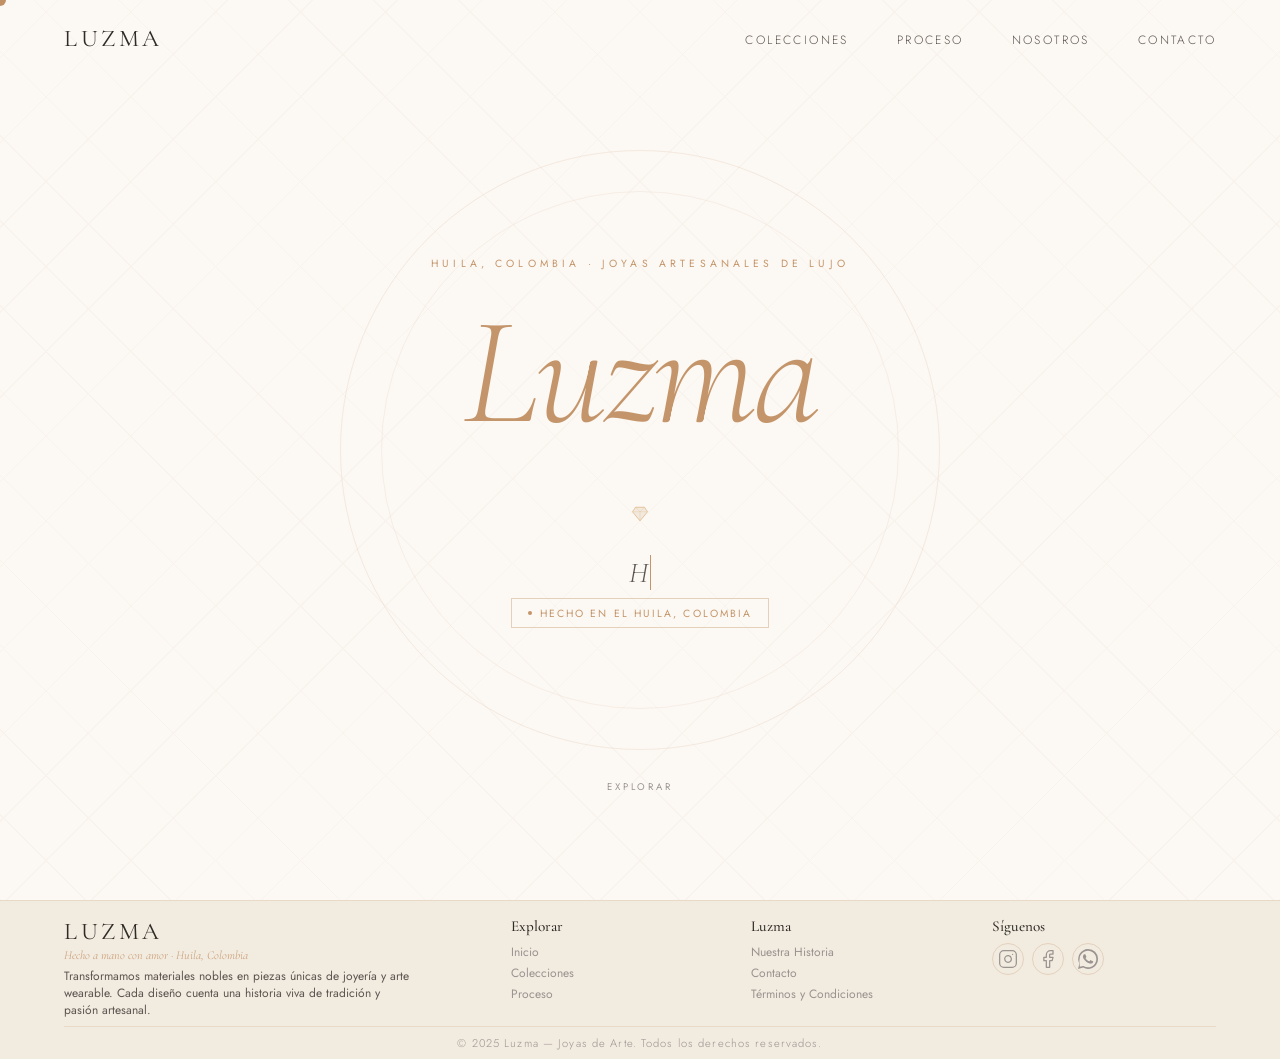
<file: index.html>
<!DOCTYPE html>
<html lang="es">
<head>
<meta charset="UTF-8">
<meta name="viewport" content="width=device-width, initial-scale=1.0">
<title>Luzma — Joyas de Arte</title>
<link href="https://fonts.googleapis.com/css2?family=Cormorant+Garamond:ital,wght@0,300;0,400;0,500;0,600;1,300;1,400&family=Jost:wght@200;300;400;500&display=swap" rel="stylesheet">
<link rel="stylesheet" href="style.css">
</head>
<body>

<!-- Custom Cursor -->
<div id="cursor"></div>

<!-- Navigation -->
<nav id="main-nav">
  <a href="index.html" class="nav-logo">Luzma</a>
  <ul class="nav-links">
    <li><a href="colecciones.html">Colecciones</a></li>
    <li><a href="proceso.html">Proceso</a></li>
    <li><a href="nosotros.html">Nosotros</a></li>
    <li><a href="contacto.html">Contacto</a></li>
  </ul>
  <button class="hamburger-btn" id="hamburger-btn" aria-label="Abrir menú">
    <span></span>
    <span></span>
    <span></span>
  </button>
</nav>

<!-- Mobile Menu Overlay -->
<div class="mobile-menu" id="mobile-menu">
  <a href="colecciones.html">Colecciones</a>
  <a href="proceso.html">Proceso</a>
  <a href="nosotros.html">Nosotros</a>
  <a href="contacto.html">Contacto</a>
</div>

<!-- HERO -->
<section class="hero">
  <div class="hero-bg-pattern"></div>
  <div class="hero-gem-deco"></div>

  <div class="hero-eyebrow">Huila, Colombia · Joyas Artesanales de Lujo</div>

  <h1 class="hero-title">
    <em>Luzma</em>
  </h1>

  <div class="hero-divider">
    <svg class="gem-icon" viewBox="0 0 24 24" fill="none">
      <path d="M6 3L2 9L12 21L22 9L18 3H6Z" stroke="currentColor" stroke-width="0.8" fill="rgba(196,149,106,0.15)"/>
      <path d="M2 9H22M6 3L12 9L18 3M12 9L12 21" stroke="currentColor" stroke-width="0.5" opacity="0.6"/>
    </svg>
  </div>

  <p class="hero-tagline">
    <span class="typewriter-wrap" id="typewriter"></span>
  </p>

  <div class="origin-badge">
    <span class="origin-dot"></span>
    Hecho en el Huila, Colombia
  </div>

  <div class="hero-scroll">
    <span>Explorar</span>
    <div class="scroll-line"></div>
  </div>
</section>

<!-- FOOTER -->
<footer class="footer-professional">
  <div class="footer-top">
    <div class="footer-brand">
      <div class="footer-logo">Luzma</div>
      <div class="footer-tagline">Hecho a mano con amor · Huila, Colombia</div>
      <p class="footer-desc">Transformamos materiales nobles en piezas únicas de joyería y arte wearable. Cada diseño cuenta una historia viva de tradición y pasión artesanal.</p>
    </div>
    <div class="footer-links-group">
      <div class="footer-column">
        <h4>Explorar</h4>
        <a href="index.html">Inicio</a>
        <a href="colecciones.html">Colecciones</a>
        <a href="proceso.html">Proceso</a>
      </div>
      <div class="footer-column">
        <h4>Luzma</h4>
        <a href="nosotros.html">Nuestra Historia</a>
        <a href="contacto.html">Contacto</a>
        <a href="#">Términos y Condiciones</a>
      </div>
      <div class="footer-column">
        <h4>Síguenos</h4>
        <div class="social-icons">
          <a href="#" aria-label="Instagram">
            <svg viewBox="0 0 24 24" width="20" height="20" stroke="currentColor" stroke-width="1.5" fill="none" stroke-linecap="round" stroke-linejoin="round"><rect x="2" y="2" width="20" height="20" rx="5" ry="5"></rect><path d="M16 11.37A4 4 0 1 1 12.63 8 4 4 0 0 1 16 11.37z"></path><line x1="17.5" y1="6.5" x2="17.51" y2="6.5"></line></svg>
          </a>
          <a href="#" aria-label="Facebook">
            <svg viewBox="0 0 24 24" width="20" height="20" stroke="currentColor" stroke-width="1.5" fill="none" stroke-linecap="round" stroke-linejoin="round"><path d="M18 2h-3a5 5 0 0 0-5 5v3H7v4h3v8h4v-8h3l1-4h-4V7a1 1 0 0 1 1-1h3z"></path></svg>
          </a>
          <a href="#" aria-label="WhatsApp">
            <svg viewBox="0 0 24 24" width="20" height="20" fill="currentColor">
              <path d="M17.498 14.382c-.301-.15-1.767-.867-2.04-.966-.274-.101-.473-.15-.671.15-.197.295-.771.966-.944 1.162-.175.195-.349.21-.646.06-.297-.15-1.265-.462-2.406-1.485-.888-.798-1.484-1.781-1.658-2.081-.173-.301-.018-.465.13-.615.136-.135.301-.345.451-.523.146-.181.194-.301.292-.501.1-.203.05-.38-.025-.524-.075-.15-.671-1.62-.922-2.206-.24-.579-.481-.501-.66-.51l-.564-.01c-.198-.001-.522.074-.793.375-.275.301-1.045 1.02-1.045 2.49 0 1.476 1.069 2.895 1.219 3.091.15.195 2.105 3.195 5.1 4.485.714.305 1.272.487 1.704.629.714.227 1.365.195 1.881.121.574-.082 1.767-.721 2.016-1.426.248-.705.248-1.305.173-1.426-.074-.121-.274-.195-.576-.345z"></path>
              <path d="M20.52 3.449A11.964 11.964 0 0012 .002 12.001 12.001 0 001.704 17.81L.002 24l6.34-1.658A11.986 11.986 0 0012 23.996h.005c6.618 0 12-5.385 12-12.004a11.95 11.95 0 00-3.485-8.543zM12 21.996c-1.921 0-3.816-.516-5.46-1.493l-.391-.233-4.053 1.06.108-3.951-.254-.4A9.972 9.972 0 012.005 12c0-5.514 4.486-10 10.005-10 5.513 0 10 4.486 10 10s-4.487 10-10.01 10z"></path>
            </svg>
          </a>
        </div>
      </div>
    </div>
  </div>
  <div class="footer-bottom">
    <div class="footer-made">© 2025 Luzma — Joyas de Arte. Todos los derechos reservados.</div>
  </div>
</footer>

<script src="main.js"></script>
</body>
</html>
</file>
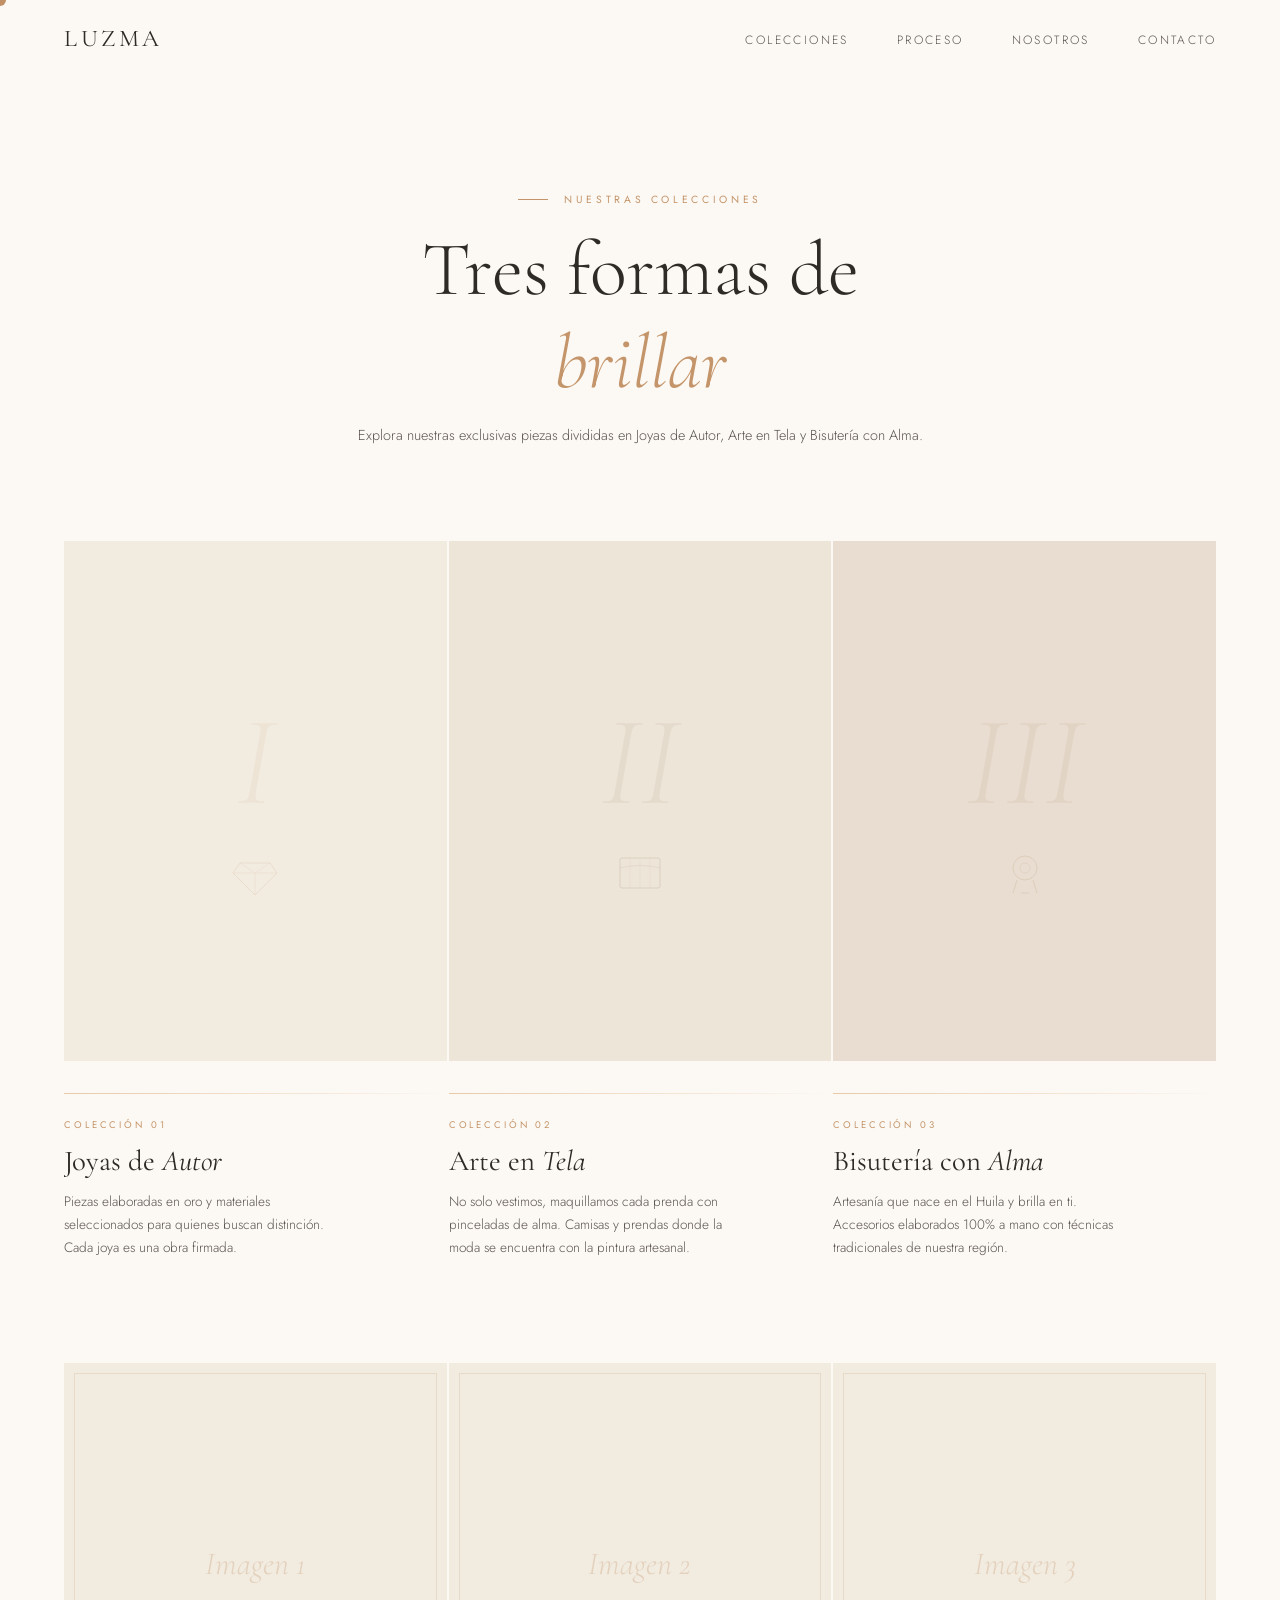
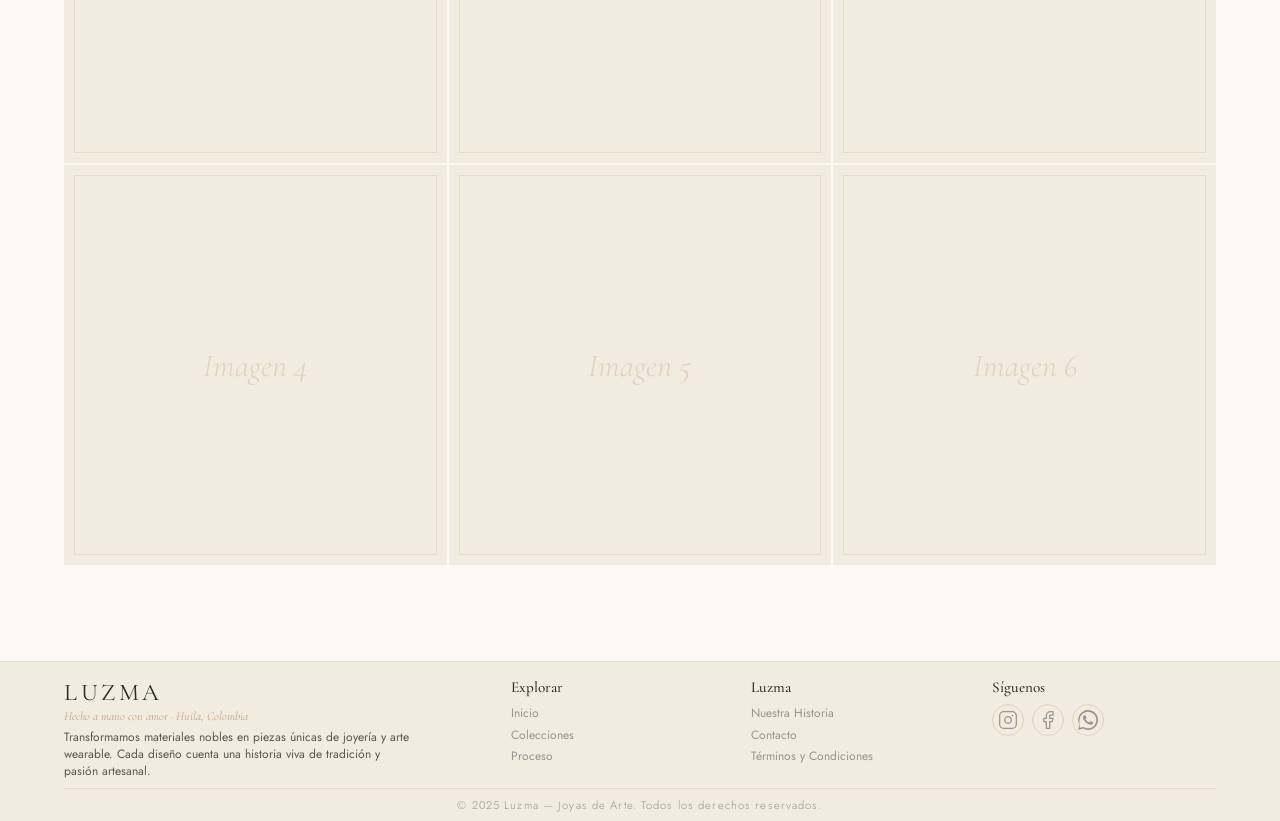
<file: colecciones.html>
<!DOCTYPE html>
<html lang="es">
<head>
<meta charset="UTF-8">
<meta name="viewport" content="width=device-width, initial-scale=1.0">
<title>Colecciones | Luzma</title>
<link href="https://fonts.googleapis.com/css2?family=Cormorant+Garamond:ital,wght@0,300;0,400;0,500;0,600;1,300;1,400&family=Jost:wght@200;300;400;500&display=swap" rel="stylesheet">
<link rel="stylesheet" href="style.css">
<style>
  /* Extra page-specific styling */
  .page-header {
    padding: 12rem 4rem 6rem;
    text-align: center;
  }
  .page-title {
    font-family: 'Cormorant Garamond', serif;
    font-size: clamp(3rem, 6vw, 5rem);
    font-weight: 300;
    color: var(--graphite);
    margin-bottom: 1rem;
    opacity: 0;
    animation: fadeUp 1s ease 0.2s forwards;
  }
  .page-title em { font-style: italic; color: var(--rose-gold); }
  .page-subtitle {
    font-size: 0.9rem;
    font-weight: 300;
    color: var(--graphite-mid);
    max-width: 600px;
    margin: 0 auto;
    opacity: 0;
    animation: fadeUp 1s ease 0.4s forwards;
  }
  
  .gallery-grid {
    display: grid;
    grid-template-columns: repeat(auto-fill, minmax(300px, 1fr));
    gap: 2px;
    margin-top: 4rem;
  }
  .gallery-item {
    background: var(--cream-dark);
    height: 400px;
    position: relative;
    overflow: hidden;
    cursor: none;
  }
  .gallery-item-inner {
    position: absolute;
    inset: 10px;
    border: 0.5px solid rgba(196, 149, 106, 0.2);
    display: flex;
    align-items: center;
    justify-content: center;
    transition: transform 0.6s cubic-bezier(0.25, 0.46, 0.45, 0.94);
  }
  .gallery-item:hover .gallery-item-inner {
    transform: scale(1.05);
  }
  .gallery-item-placeholder {
    font-family: 'Cormorant Garamond', serif;
    font-size: 2rem;
    font-weight: 300;
    font-style: italic;
    color: rgba(196, 149, 106, 0.3);
  }
  .gallery-item-overlay {
    position: absolute;
    inset: 0;
    background: rgba(46, 42, 37, 0.8);
    display: flex;
    align-items: center;
    justify-content: center;
    opacity: 0;
    transition: opacity 0.4s ease;
  }
  .gallery-item:hover .gallery-item-overlay {
    opacity: 1;
  }
  .gallery-item-title {
    color: var(--cream);
    font-family: 'Cormorant Garamond', serif;
    font-size: 1.5rem;
    font-weight: 300;
    transform: translateY(20px);
    transition: transform 0.4s ease;
  }
  .gallery-item:hover .gallery-item-title {
    transform: translateY(0);
  }
</style>
</head>
<body>

<!-- Custom Cursor -->
<div id="cursor"></div>

<!-- Navigation -->
<nav id="main-nav">
  <a href="index.html" class="nav-logo">Luzma</a>
  <ul class="nav-links">
    <li><a href="colecciones.html">Colecciones</a></li>
    <li><a href="proceso.html">Proceso</a></li>
    <li><a href="nosotros.html">Nosotros</a></li>
    <li><a href="contacto.html">Contacto</a></li>
  </ul>
  <button class="hamburger-btn" id="hamburger-btn" aria-label="Abrir menú">
    <span></span>
    <span></span>
    <span></span>
  </button>
</nav>

<!-- Mobile Menu Overlay -->
<div class="mobile-menu" id="mobile-menu">
  <a href="colecciones.html">Colecciones</a>
  <a href="proceso.html">Proceso</a>
  <a href="nosotros.html">Nosotros</a>
  <a href="contacto.html">Contacto</a>
</div>

<div class="page-header">
  <div class="section-label" style="justify-content:center; margin-bottom: 1rem; opacity:0; animation: fadeUp 1s ease forwards;">Nuestras Colecciones</div>
  <h1 class="page-title">Tres formas de<br><em>brillar</em></h1>
  <p class="page-subtitle">Explora nuestras exclusivas piezas divididas en Joyas de Autor, Arte en Tela y Bisutería con Alma.</p>
</div>

<!-- COLLECTIONS -->
<section class="collections" style="padding-top: 0;">
  <div class="collections-grid reveal">
    <!-- Card 1 -->
    <div class="collection-card">
      <div class="collection-visual">
        <div class="mask-cover"></div>
        <div class="glint"></div>
        <div class="collection-visual-inner">
          <div class="collection-num" style="font-size:8rem; color:rgba(196,149,106,0.08);">I</div>
          <svg width="60" height="60" viewBox="0 0 60 60" fill="none" style="opacity:0.3">
            <path d="M15 20L8 30L30 52L52 30L45 20H15Z" stroke="#C4956A" stroke-width="0.5"/>
            <path d="M8 30H52M15 20L30 30L45 20M30 30L30 52" stroke="#C4956A" stroke-width="0.3"/>
          </svg>
        </div>
      </div>
      <div class="collection-info">
        <div class="card-separator"></div>
        <div class="collection-tag">Colección 01</div>
        <h3 class="collection-name">Joyas de <em>Autor</em></h3>
        <p class="collection-desc">Piezas elaboradas en oro y materiales seleccionados para quienes buscan distinción. Cada joya es una obra firmada.</p>
      </div>
    </div>

    <!-- Card 2 -->
    <div class="collection-card">
      <div class="collection-visual" style="background: #EDE5D8;">
        <div class="mask-cover"></div>
        <div class="glint"></div>
        <div class="collection-visual-inner">
          <div class="collection-num" style="font-size:8rem; color:rgba(139,96,73,0.08);">II</div>
          <svg width="60" height="60" viewBox="0 0 60 60" fill="none" style="opacity:0.3">
            <rect x="10" y="15" width="40" height="30" rx="2" stroke="#8B6049" stroke-width="0.5"/>
            <path d="M10 25 Q30 20 50 25" stroke="#8B6049" stroke-width="0.3"/>
            <path d="M20 15 L20 45 M30 15 L30 45 M40 15 L40 45" stroke="#8B6049" stroke-width="0.2" opacity="0.4"/>
          </svg>
        </div>
      </div>
      <div class="collection-info">
        <div class="card-separator"></div>
        <div class="collection-tag">Colección 02</div>
        <h3 class="collection-name">Arte en <em>Tela</em></h3>
        <p class="collection-desc">No solo vestimos, maquillamos cada prenda con pinceladas de alma. Camisas y prendas donde la moda se encuentra con la pintura artesanal.</p>
      </div>
    </div>

    <!-- Card 3 -->
    <div class="collection-card">
      <div class="collection-visual" style="background: #E8DDD0;">
        <div class="mask-cover"></div>
        <div class="glint"></div>
        <div class="collection-visual-inner">
          <div class="collection-num" style="font-size:8rem; color:rgba(160,114,74,0.08);">III</div>
          <svg width="60" height="60" viewBox="0 0 60 60" fill="none" style="opacity:0.3">
            <circle cx="30" cy="25" r="12" stroke="#A0724A" stroke-width="0.5"/>
            <path d="M22 37 L18 50 M38 37 L42 50 M26 50 L34 50" stroke="#A0724A" stroke-width="0.5"/>
            <circle cx="30" cy="25" r="5" stroke="#A0724A" stroke-width="0.3"/>
          </svg>
        </div>
      </div>
      <div class="collection-info">
        <div class="card-separator"></div>
        <div class="collection-tag">Colección 03</div>
        <h3 class="collection-name">Bisutería con <em>Alma</em></h3>
        <p class="collection-desc">Artesanía que nace en el Huila y brilla en ti. Accesorios elaborados 100% a mano con técnicas tradicionales de nuestra región.</p>
      </div>
    </div>
  </div>

  <div class="gallery-grid reveal reveal-delay-2">
    <!-- Placeholders for future images as requested -->
    <div class="gallery-item">
      <div class="gallery-item-inner">
        <span class="gallery-item-placeholder">Imagen 1</span>
      </div>
      <div class="gallery-item-overlay">
        <span class="gallery-item-title">Ver Detalles</span>
      </div>
    </div>
    <div class="gallery-item">
      <div class="gallery-item-inner">
        <span class="gallery-item-placeholder">Imagen 2</span>
      </div>
      <div class="gallery-item-overlay">
        <span class="gallery-item-title">Ver Detalles</span>
      </div>
    </div>
    <div class="gallery-item">
      <div class="gallery-item-inner">
        <span class="gallery-item-placeholder">Imagen 3</span>
      </div>
      <div class="gallery-item-overlay">
        <span class="gallery-item-title">Ver Detalles</span>
      </div>
    </div>
    <div class="gallery-item">
      <div class="gallery-item-inner">
        <span class="gallery-item-placeholder">Imagen 4</span>
      </div>
      <div class="gallery-item-overlay">
        <span class="gallery-item-title">Ver Detalles</span>
      </div>
    </div>
    <div class="gallery-item">
      <div class="gallery-item-inner">
        <span class="gallery-item-placeholder">Imagen 5</span>
      </div>
      <div class="gallery-item-overlay">
        <span class="gallery-item-title">Ver Detalles</span>
      </div>
    </div>
    <div class="gallery-item">
      <div class="gallery-item-inner">
        <span class="gallery-item-placeholder">Imagen 6</span>
      </div>
      <div class="gallery-item-overlay">
        <span class="gallery-item-title">Ver Detalles</span>
      </div>
    </div>
  </div>
</section>

<!-- FOOTER -->
<footer class="footer-professional">
  <div class="footer-top">
    <div class="footer-brand">
      <div class="footer-logo">Luzma</div>
      <div class="footer-tagline">Hecho a mano con amor · Huila, Colombia</div>
      <p class="footer-desc">Transformamos materiales nobles en piezas únicas de joyería y arte wearable. Cada diseño cuenta una historia viva de tradición y pasión artesanal.</p>
    </div>
    <div class="footer-links-group">
      <div class="footer-column">
        <h4>Explorar</h4>
        <a href="index.html">Inicio</a>
        <a href="colecciones.html">Colecciones</a>
        <a href="proceso.html">Proceso</a>
      </div>
      <div class="footer-column">
        <h4>Luzma</h4>
        <a href="nosotros.html">Nuestra Historia</a>
        <a href="contacto.html">Contacto</a>
        <a href="#">Términos y Condiciones</a>
      </div>
      <div class="footer-column">
        <h4>Síguenos</h4>
        <div class="social-icons">
          <a href="#" aria-label="Instagram">
            <svg viewBox="0 0 24 24" width="20" height="20" stroke="currentColor" stroke-width="1.5" fill="none" stroke-linecap="round" stroke-linejoin="round"><rect x="2" y="2" width="20" height="20" rx="5" ry="5"></rect><path d="M16 11.37A4 4 0 1 1 12.63 8 4 4 0 0 1 16 11.37z"></path><line x1="17.5" y1="6.5" x2="17.51" y2="6.5"></line></svg>
          </a>
          <a href="#" aria-label="Facebook">
            <svg viewBox="0 0 24 24" width="20" height="20" stroke="currentColor" stroke-width="1.5" fill="none" stroke-linecap="round" stroke-linejoin="round"><path d="M18 2h-3a5 5 0 0 0-5 5v3H7v4h3v8h4v-8h3l1-4h-4V7a1 1 0 0 1 1-1h3z"></path></svg>
          </a>
          <a href="#" aria-label="WhatsApp">
            <svg viewBox="0 0 24 24" width="20" height="20" fill="currentColor">
              <path d="M17.498 14.382c-.301-.15-1.767-.867-2.04-.966-.274-.101-.473-.15-.671.15-.197.295-.771.966-.944 1.162-.175.195-.349.21-.646.06-.297-.15-1.265-.462-2.406-1.485-.888-.798-1.484-1.781-1.658-2.081-.173-.301-.018-.465.13-.615.136-.135.301-.345.451-.523.146-.181.194-.301.292-.501.1-.203.05-.38-.025-.524-.075-.15-.671-1.62-.922-2.206-.24-.579-.481-.501-.66-.51l-.564-.01c-.198-.001-.522.074-.793.375-.275.301-1.045 1.02-1.045 2.49 0 1.476 1.069 2.895 1.219 3.091.15.195 2.105 3.195 5.1 4.485.714.305 1.272.487 1.704.629.714.227 1.365.195 1.881.121.574-.082 1.767-.721 2.016-1.426.248-.705.248-1.305.173-1.426-.074-.121-.274-.195-.576-.345z"></path>
              <path d="M20.52 3.449A11.964 11.964 0 0012 .002 12.001 12.001 0 001.704 17.81L.002 24l6.34-1.658A11.986 11.986 0 0012 23.996h.005c6.618 0 12-5.385 12-12.004a11.95 11.95 0 00-3.485-8.543zM12 21.996c-1.921 0-3.816-.516-5.46-1.493l-.391-.233-4.053 1.06.108-3.951-.254-.4A9.972 9.972 0 012.005 12c0-5.514 4.486-10 10.005-10 5.513 0 10 4.486 10 10s-4.487 10-10.01 10z"></path>
            </svg>
          </a>
        </div>
      </div>
    </div>
  </div>
  <div class="footer-bottom">
    <div class="footer-made">© 2025 Luzma — Joyas de Arte. Todos los derechos reservados.</div>
  </div>
</footer>

<script src="main.js"></script>
</body>
</html>
</file>
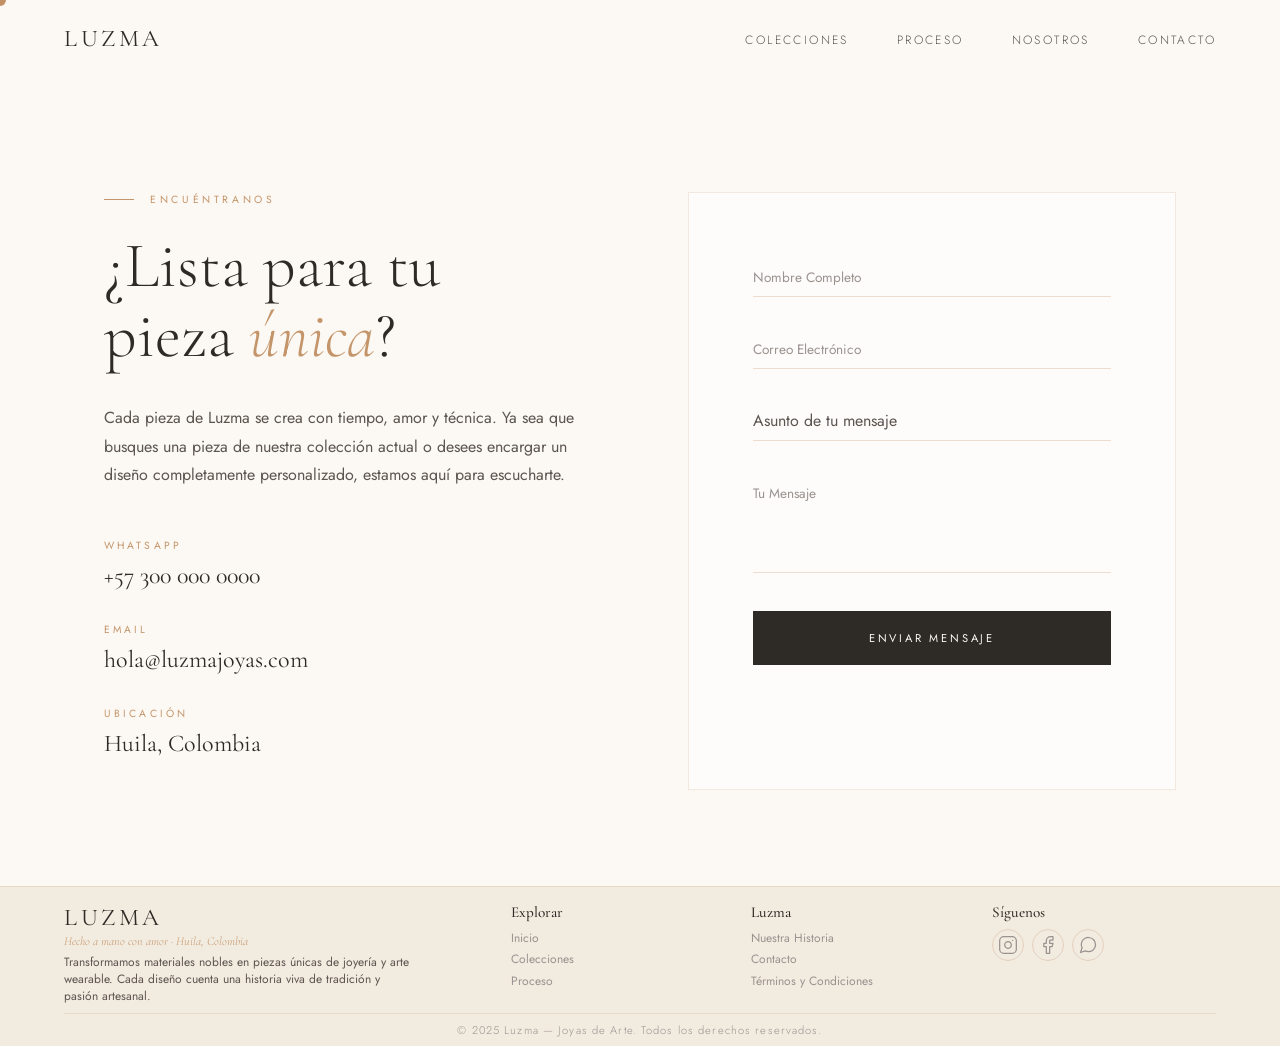
<file: contacto.html>
<!DOCTYPE html>
<html lang="es">
<head>
<meta charset="UTF-8">
<meta name="viewport" content="width=device-width, initial-scale=1.0">
<title>Contacto | Luzma</title>
<link href="https://fonts.googleapis.com/css2?family=Cormorant+Garamond:ital,wght@0,300;0,400;0,500;0,600;1,300;1,400&family=Jost:wght@200;300;400;500&display=swap" rel="stylesheet">
<link rel="stylesheet" href="style.css">
<style>
  .contact-page {
    padding: 12rem 4rem 6rem;
    max-width: 1200px;
    margin: 0 auto;
    display: grid;
    grid-template-columns: 1fr 1fr;
    gap: 6rem;
  }
  
  .contact-info-col h1 {
    font-family: 'Cormorant Garamond', serif;
    font-size: clamp(3rem, 5vw, 4.5rem);
    font-weight: 300;
    color: var(--graphite);
    margin-bottom: 2rem;
    line-height: 1.1;
    opacity: 0;
    animation: fadeUp 1s ease 0.2s forwards;
  }
  .contact-info-col h1 em { font-style: italic; color: var(--rose-gold); }
  .contact-desc {
    font-size: 1rem;
    color: var(--graphite-mid);
    line-height: 1.8;
    margin-bottom: 3rem;
    opacity: 0;
    animation: fadeUp 1s ease 0.4s forwards;
  }
  
  .info-group {
    margin-bottom: 2rem;
    opacity: 0;
    animation: fadeUp 1s ease 0.6s forwards;
  }
  .info-label {
    font-size: 0.65rem;
    letter-spacing: 0.3em;
    text-transform: uppercase;
    color: var(--rose-gold);
    margin-bottom: 0.5rem;
  }
  .info-value {
    font-family: 'Cormorant Garamond', serif;
    font-size: 1.5rem;
    color: var(--graphite);
  }
  
  .contact-form-col {
    background: var(--white);
    padding: 4rem;
    border: 0.5px solid rgba(196, 149, 106, 0.2);
    position: relative;
    opacity: 0;
    animation: fadeUp 1s ease 0.8s forwards;
  }
  .form-group {
    margin-bottom: 2rem;
    position: relative;
  }
  .form-control {
    width: 100%;
    background: transparent;
    border: none;
    border-bottom: 1px solid rgba(196, 149, 106, 0.3);
    padding: 0.5rem 0;
    font-family: 'Jost', sans-serif;
    font-size: 1rem;
    color: var(--graphite);
    transition: border-color 0.3s;
    outline: none;
  }
  .form-control:focus {
    border-bottom-color: var(--rose-gold);
  }
  .form-label {
    position: absolute;
    left: 0;
    top: 10px;
    font-size: 0.85rem;
    color: var(--graphite-light);
    pointer-events: none;
    transition: 0.3s ease all;
  }
  .form-control:focus ~ .form-label,
  .form-control:not(:placeholder-shown) ~ .form-label {
    top: -15px;
    font-size: 0.65rem;
    letter-spacing: 0.1em;
    text-transform: uppercase;
    color: var(--rose-gold);
  }
  
  textarea.form-control {
    resize: none;
    height: 100px;
    padding-top: 1rem;
  }
  
  .submit-btn {
    display: inline-flex;
    align-items: center;
    justify-content: center;
    width: 100%;
    gap: 0.75rem;
    background: var(--graphite);
    color: var(--cream);
    font-family: 'Jost', sans-serif;
    font-size: 0.7rem;
    letter-spacing: 0.25em;
    text-transform: uppercase;
    font-weight: 400;
    padding: 1.2rem;
    border: none;
    cursor: pointer;
    transition: background 0.3s, transform 0.2s;
  }
  .submit-btn:hover {
    background: var(--rose-gold-deep);
  }

  @media (max-width: 900px) {
    .contact-page { grid-template-columns: 1fr; padding: 8rem 2rem 4rem; gap: 4rem; }
    .contact-form-col { padding: 2rem; }
  }
</style>
</head>
<body>

<!-- Custom Cursor -->
<div id="cursor"></div>

<!-- Navigation -->
<nav id="main-nav">
  <a href="index.html" class="nav-logo">Luzma</a>
  <ul class="nav-links">
    <li><a href="colecciones.html">Colecciones</a></li>
    <li><a href="proceso.html">Proceso</a></li>
    <li><a href="nosotros.html">Nosotros</a></li>
    <li><a href="contacto.html">Contacto</a></li>
  </ul>
  <button class="hamburger-btn" id="hamburger-btn" aria-label="Abrir menú">
    <span></span>
    <span></span>
    <span></span>
  </button>
</nav>

<!-- Mobile Menu Overlay -->
<div class="mobile-menu" id="mobile-menu">
  <a href="colecciones.html">Colecciones</a>
  <a href="proceso.html">Proceso</a>
  <a href="nosotros.html">Nosotros</a>
  <a href="contacto.html">Contacto</a>
</div>

<div class="contact-page">
  <div class="contact-info-col">
    <div class="section-label" style="margin-bottom:1.5rem; opacity:0; animation: fadeUp 1s ease forwards;">Encuéntranos</div>
    <h1>¿Lista para tu<br>pieza <em>única</em>?</h1>
    <p class="contact-desc">
      Cada pieza de Luzma se crea con tiempo, amor y técnica. Ya sea que busques una pieza de nuestra colección actual o desees encargar un diseño completamente personalizado, estamos aquí para escucharte.
    </p>
    
    <div class="info-group">
      <div class="info-label">WhatsApp</div>
      <div class="info-value"><a href="https://wa.me/573000000000" target="_blank" style="text-decoration:none; color:inherit;">+57 300 000 0000</a></div>
    </div>
    
    <div class="info-group">
      <div class="info-label">Email</div>
      <div class="info-value">hola@luzmajoyas.com</div>
    </div>
    
    <div class="info-group">
      <div class="info-label">Ubicación</div>
      <div class="info-value">Huila, Colombia</div>
    </div>
  </div>
  
  <div class="contact-form-col">
    <form onsubmit="event.preventDefault(); alert('Mensaje enviado (Simulación)');">
      <div class="form-group">
        <input type="text" class="form-control" id="name" placeholder=" " required>
        <label for="name" class="form-label">Nombre Completo</label>
      </div>
      <div class="form-group">
        <input type="email" class="form-control" id="email" placeholder=" " required>
        <label for="email" class="form-label">Correo Electrónico</label>
      </div>
      <div class="form-group">
        <select class="form-control" id="subject" style="color:var(--graphite-mid); appearance: none;" required>
          <option value="" disabled selected>Asunto de tu mensaje</option>
          <option value="joyas">Colección Joyas de Autor</option>
          <option value="tela">Colección Arte en Tela</option>
          <option value="bisuteria">Colección Bisutería</option>
          <option value="personalizado">Pedido Personalizado</option>
          <option value="otro">Otro / Consulta General</option>
        </select>
      </div>
      <div class="form-group">
        <textarea class="form-control" id="message" placeholder=" " required></textarea>
        <label for="message" class="form-label">Tu Mensaje</label>
      </div>
      <button type="submit" class="submit-btn">Enviar Mensaje</button>
    </form>
  </div>
</div>

<!-- FOOTER -->
<footer class="footer-professional">
  <div class="footer-top">
    <div class="footer-brand">
      <div class="footer-logo">Luzma</div>
      <div class="footer-tagline">Hecho a mano con amor · Huila, Colombia</div>
      <p class="footer-desc">Transformamos materiales nobles en piezas únicas de joyería y arte wearable. Cada diseño cuenta una historia viva de tradición y pasión artesanal.</p>
    </div>
    <div class="footer-links-group">
      <div class="footer-column">
        <h4>Explorar</h4>
        <a href="index.html">Inicio</a>
        <a href="colecciones.html">Colecciones</a>
        <a href="proceso.html">Proceso</a>
      </div>
      <div class="footer-column">
        <h4>Luzma</h4>
        <a href="nosotros.html">Nuestra Historia</a>
        <a href="contacto.html">Contacto</a>
        <a href="#">Términos y Condiciones</a>
      </div>
      <div class="footer-column">
        <h4>Síguenos</h4>
        <div class="social-icons">
          <a href="#" aria-label="Instagram">
            <svg viewBox="0 0 24 24" width="20" height="20" stroke="currentColor" stroke-width="1.5" fill="none" stroke-linecap="round" stroke-linejoin="round"><rect x="2" y="2" width="20" height="20" rx="5" ry="5"></rect><path d="M16 11.37A4 4 0 1 1 12.63 8 4 4 0 0 1 16 11.37z"></path><line x1="17.5" y1="6.5" x2="17.51" y2="6.5"></line></svg>
          </a>
          <a href="#" aria-label="Facebook">
            <svg viewBox="0 0 24 24" width="20" height="20" stroke="currentColor" stroke-width="1.5" fill="none" stroke-linecap="round" stroke-linejoin="round"><path d="M18 2h-3a5 5 0 0 0-5 5v3H7v4h3v8h4v-8h3l1-4h-4V7a1 1 0 0 1 1-1h3z"></path></svg>
          </a>
          <a href="#" aria-label="WhatsApp">
            <svg viewBox="0 0 24 24" width="20" height="20" stroke="currentColor" stroke-width="1.5" fill="none" stroke-linecap="round" stroke-linejoin="round"><path d="M21 11.5a8.38 8.38 0 0 1-.9 3.8 8.5 8.5 0 0 1-7.6 4.7 8.38 8.38 0 0 1-3.8-.9L3 21l1.9-5.7a8.38 8.38 0 0 1-.9-3.8 8.5 8.5 0 0 1 4.7-7.6 8.38 8.38 0 0 1 3.8-.9h.5a8.48 8.48 0 0 1 8 8v.5z"></path></svg>
          </a>
        </div>
      </div>
    </div>
  </div>
  <div class="footer-bottom">
    <div class="footer-made">© 2025 Luzma — Joyas de Arte. Todos los derechos reservados.</div>
  </div>
</footer>

<script src="main.js"></script>
</body>
</html>
</file>
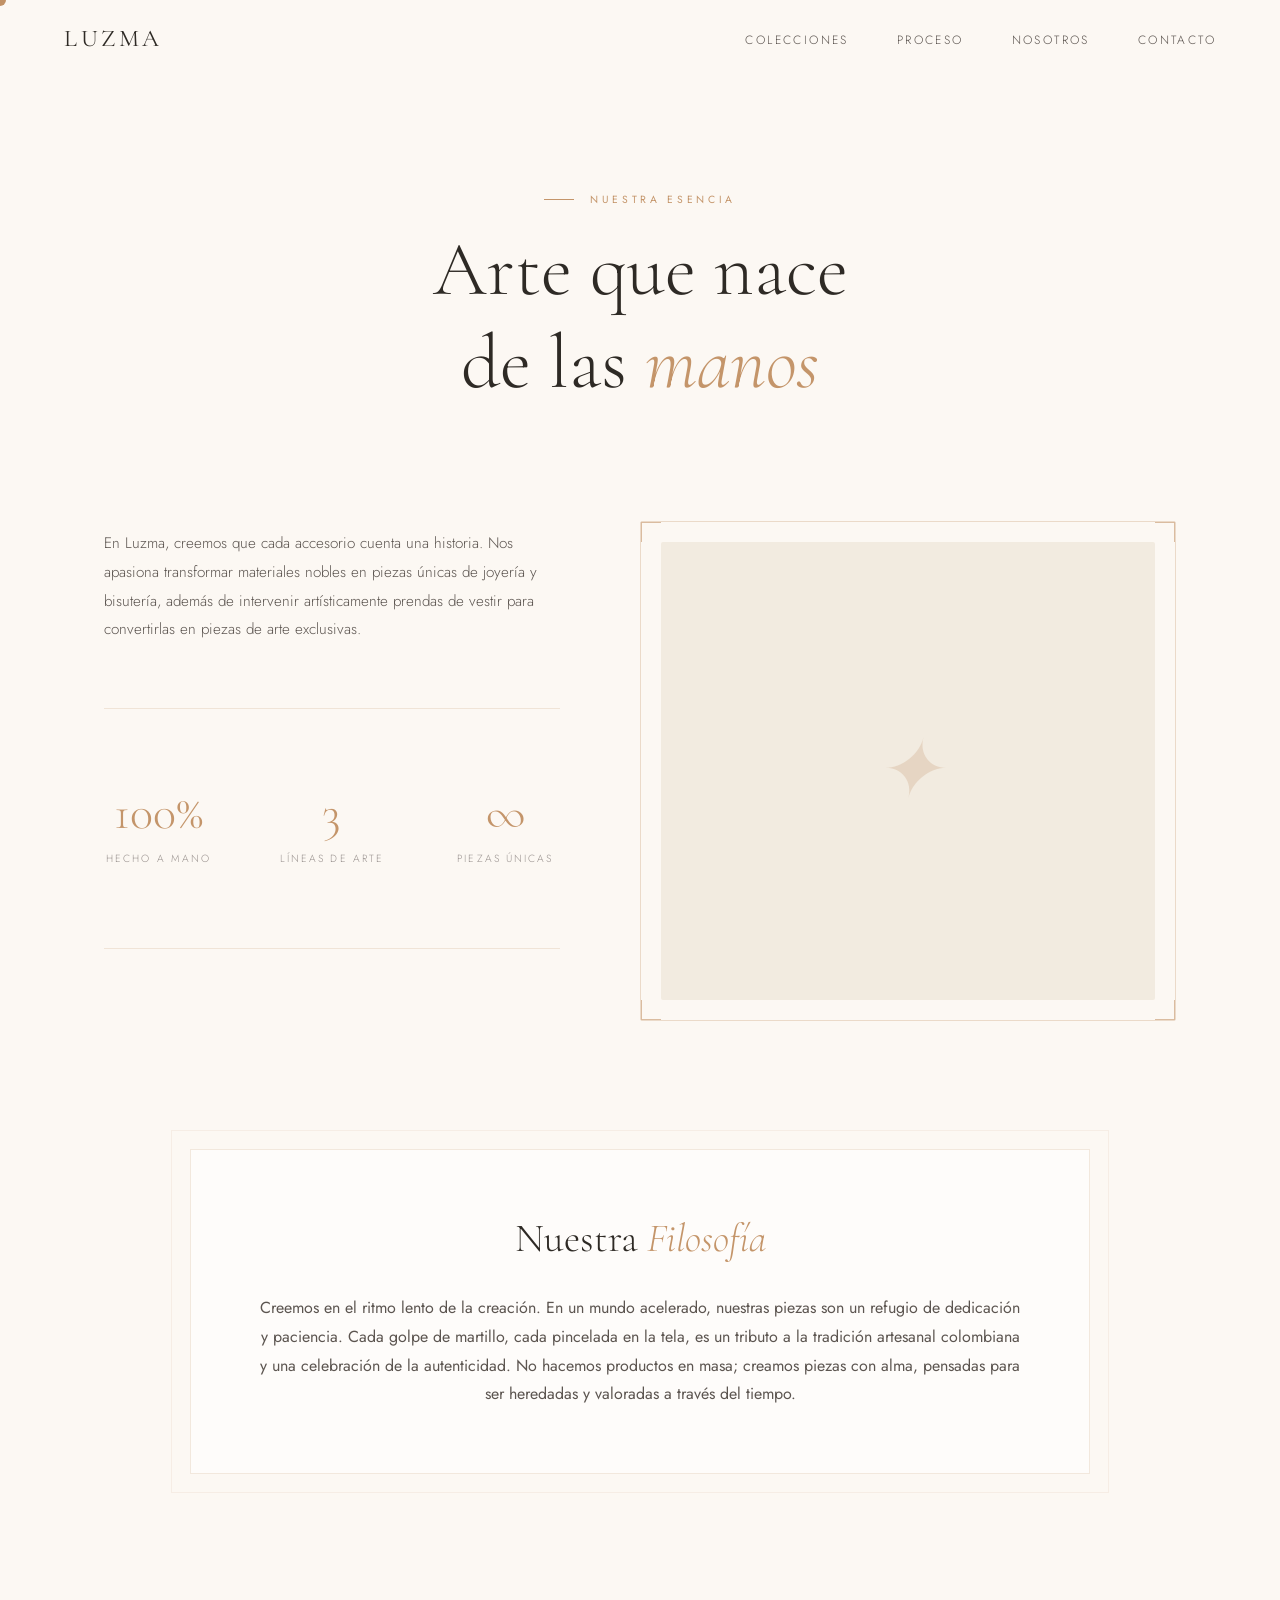
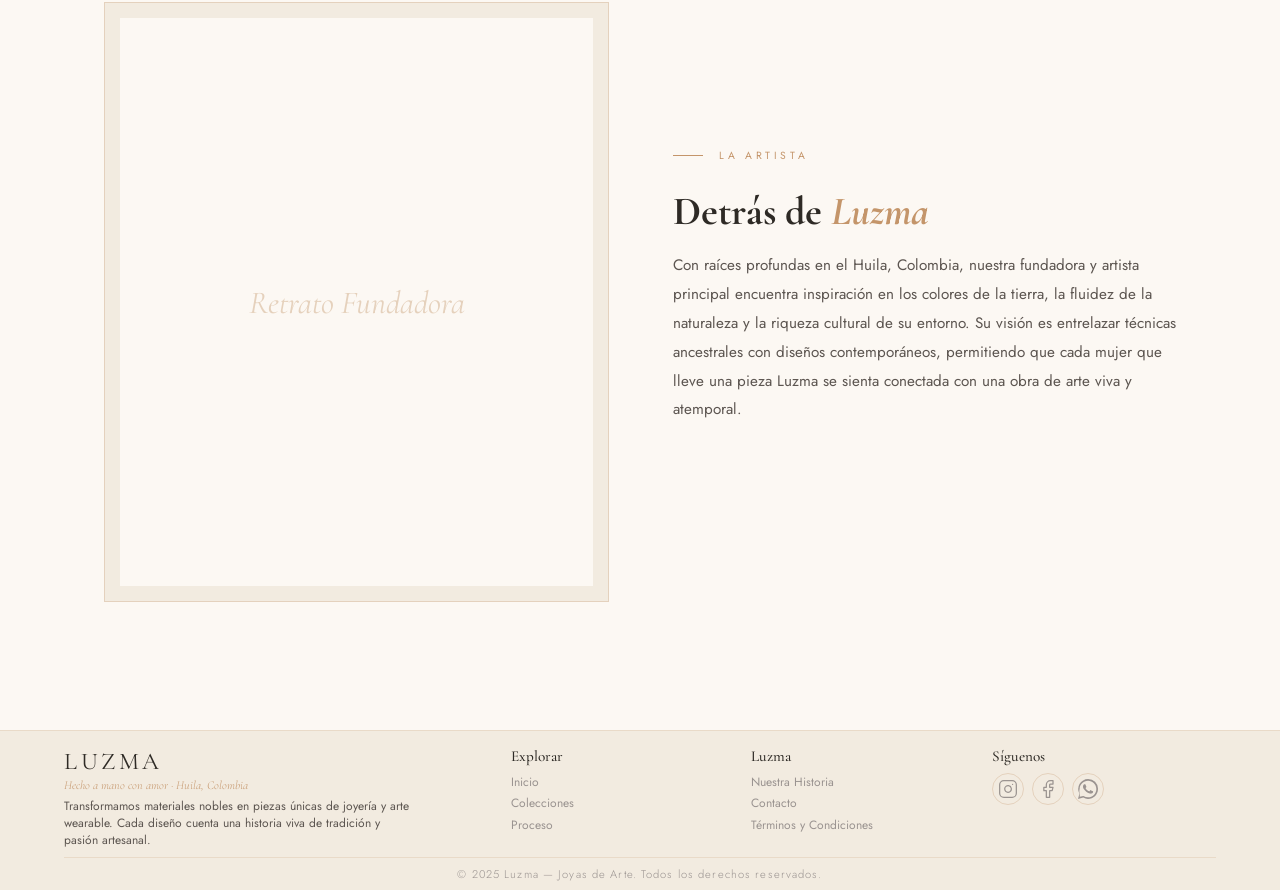
<file: nosotros.html>
<!DOCTYPE html>
<html lang="es">
<head>
<meta charset="UTF-8">
<meta name="viewport" content="width=device-width, initial-scale=1.0">
<title>Nosotros | Luzma</title>
<link href="https://fonts.googleapis.com/css2?family=Cormorant+Garamond:ital,wght@0,300;0,400;0,500;0,600;1,300;1,400&family=Jost:wght@200;300;400;500&display=swap" rel="stylesheet">
<link rel="stylesheet" href="style.css">
<style>
  .about-header {
    padding: 12rem 4rem 6rem;
    text-align: center;
  }
  .about-title-main {
    font-family: 'Cormorant Garamond', serif;
    font-size: clamp(3rem, 6vw, 5rem);
    font-weight: 300;
    color: var(--graphite);
    margin-bottom: 1rem;
    opacity: 0;
    animation: fadeUp 1s ease 0.2s forwards;
  }
  .about-title-main em { font-style: italic; color: var(--rose-gold); }

  .philosophy {
    max-width: 900px;
    margin: 4rem auto;
    padding: 4rem;
    background: var(--white);
    border: 0.5px solid rgba(196, 149, 106, 0.2);
    text-align: center;
    position: relative;
  }
  .philosophy::before {
    content: '';
    position: absolute;
    top: -20px; left: -20px; right: -20px; bottom: -20px;
    border: 0.5px solid rgba(196, 149, 106, 0.1);
    z-index: -1;
  }
  .philosophy h2 {
    font-family: 'Cormorant Garamond', serif;
    font-size: 2.5rem;
    font-weight: 300;
    color: var(--graphite);
    margin-bottom: 2rem;
  }
  .philosophy h2 em { font-style: italic; color: var(--rose-gold); }
  .philosophy p {
    font-size: 1rem;
    color: var(--graphite-mid);
    line-height: 1.8;
  }

  .founder {
    display: flex;
    align-items: center;
    gap: 4rem;
    max-width: 1200px;
    margin: 8rem auto;
    padding: 0 4rem;
  }
  .founder-image {
    flex: 1;
    height: 600px;
    background: var(--cream-dark);
    position: relative;
    border: 0.5px solid rgba(196, 149, 106, 0.3);
    display: flex;
    align-items: center;
    justify-content: center;
  }
  .founder-image-inner {
    position: absolute;
    inset: 15px;
    background: var(--cream);
    display: flex;
    align-items: center;
    justify-content: center;
  }
  .founder-placeholder {
    font-family: 'Cormorant Garamond', serif;
    font-style: italic;
    color: rgba(196, 149, 106, 0.4);
    font-size: 2rem;
  }
  .founder-text {
    flex: 1;
  }
  .founder-text h3 {
    font-family: 'Cormorant Garamond', serif;
    font-size: 2.5rem;
    color: var(--graphite);
    margin-bottom: 1rem;
  }
  .founder-text h3 em { font-style: italic; color: var(--rose-gold); }
  .founder-text p {
    font-size: 0.95rem;
    color: var(--graphite-mid);
    line-height: 1.9;
    margin-bottom: 2rem;
  }
  
  @media (max-width: 900px) {
    .philosophy { padding: 3rem 2rem; margin: 4rem 2rem; }
    .founder { flex-direction: column; padding: 0 2rem; gap: 3rem; }
  }
</style>
</head>
<body>

<!-- Custom Cursor -->
<div id="cursor"></div>

<!-- Navigation -->
<nav id="main-nav">
  <a href="index.html" class="nav-logo">Luzma</a>
  <ul class="nav-links">
    <li><a href="colecciones.html">Colecciones</a></li>
    <li><a href="proceso.html">Proceso</a></li>
    <li><a href="nosotros.html">Nosotros</a></li>
    <li><a href="contacto.html">Contacto</a></li>
  </ul>
  <button class="hamburger-btn" id="hamburger-btn" aria-label="Abrir menú">
    <span></span>
    <span></span>
    <span></span>
  </button>
</nav>

<!-- Mobile Menu Overlay -->
<div class="mobile-menu" id="mobile-menu">
  <a href="colecciones.html">Colecciones</a>
  <a href="proceso.html">Proceso</a>
  <a href="nosotros.html">Nosotros</a>
  <a href="contacto.html">Contacto</a>
</div>

<div class="about-header">
  <div class="section-label" style="justify-content:center; margin-bottom: 1rem; opacity:0; animation: fadeUp 1s ease forwards;">Nuestra Esencia</div>
  <h1 class="about-title-main">Arte que nace<br>de las <em>manos</em></h1>
</div>

<!-- ABOUT -->
<section class="about" id="nosotros" style="margin-top: 0;">
  <div class="about-text reveal">
    <p class="about-body">
      En Luzma, creemos que cada accesorio cuenta una historia. Nos apasiona transformar materiales nobles en piezas únicas de joyería y bisutería, además de intervenir artísticamente prendas de vestir para convertirlas en piezas de arte exclusivas.
    </p>
    <div class="stats-row">
      <div class="stat-item">
        <span class="stat-num">100%</span>
        <span class="stat-label">Hecho a mano</span>
      </div>
      <div class="stat-item">
        <span class="stat-num">3</span>
        <span class="stat-label">Líneas de arte</span>
      </div>
      <div class="stat-item">
        <span class="stat-num">∞</span>
        <span class="stat-label">Piezas únicas</span>
      </div>
    </div>
  </div>
  <div class="about-visual reveal reveal-delay-2">
    <div class="about-frame">
      <div class="about-corner tl"></div>
      <div class="about-corner tr"></div>
      <div class="about-corner bl"></div>
      <div class="about-corner br"></div>
      <div class="about-frame-inner">
        <span class="about-placeholder">✦</span>
      </div>
    </div>
  </div>
</section>

<!-- NUEVO CONTENIDO: FILOSOFÍA -->
<section class="philosophy reveal">
  <h2>Nuestra <em>Filosofía</em></h2>
  <p>Creemos en el ritmo lento de la creación. En un mundo acelerado, nuestras piezas son un refugio de dedicación y paciencia. Cada golpe de martillo, cada pincelada en la tela, es un tributo a la tradición artesanal colombiana y una celebración de la autenticidad. No hacemos productos en masa; creamos piezas con alma, pensadas para ser heredadas y valoradas a través del tiempo.</p>
</section>

<!-- NUEVO CONTENIDO: FUNDADORA -->
<section class="founder reveal">
  <div class="founder-image">
    <div class="founder-image-inner">
      <span class="founder-placeholder">Retrato Fundadora</span>
    </div>
  </div>
  <div class="founder-text">
    <div class="section-label">La Artista</div>
    <h3>Detrás de <em>Luzma</em></h3>
    <p>Con raíces profundas en el Huila, Colombia, nuestra fundadora y artista principal encuentra inspiración en los colores de la tierra, la fluidez de la naturaleza y la riqueza cultural de su entorno. Su visión es entrelazar técnicas ancestrales con diseños contemporáneos, permitiendo que cada mujer que lleve una pieza Luzma se sienta conectada con una obra de arte viva y atemporal.</p>
  </div>
</section>

<!-- FOOTER -->
<footer class="footer-professional">
  <div class="footer-top">
    <div class="footer-brand">
      <div class="footer-logo">Luzma</div>
      <div class="footer-tagline">Hecho a mano con amor · Huila, Colombia</div>
      <p class="footer-desc">Transformamos materiales nobles en piezas únicas de joyería y arte wearable. Cada diseño cuenta una historia viva de tradición y pasión artesanal.</p>
    </div>
    <div class="footer-links-group">
      <div class="footer-column">
        <h4>Explorar</h4>
        <a href="index.html">Inicio</a>
        <a href="colecciones.html">Colecciones</a>
        <a href="proceso.html">Proceso</a>
      </div>
      <div class="footer-column">
        <h4>Luzma</h4>
        <a href="nosotros.html">Nuestra Historia</a>
        <a href="contacto.html">Contacto</a>
        <a href="#">Términos y Condiciones</a>
      </div>
      <div class="footer-column">
        <h4>Síguenos</h4>
        <div class="social-icons">
          <a href="#" aria-label="Instagram">
            <svg viewBox="0 0 24 24" width="20" height="20" stroke="currentColor" stroke-width="1.5" fill="none" stroke-linecap="round" stroke-linejoin="round"><rect x="2" y="2" width="20" height="20" rx="5" ry="5"></rect><path d="M16 11.37A4 4 0 1 1 12.63 8 4 4 0 0 1 16 11.37z"></path><line x1="17.5" y1="6.5" x2="17.51" y2="6.5"></line></svg>
          </a>
          <a href="#" aria-label="Facebook">
            <svg viewBox="0 0 24 24" width="20" height="20" stroke="currentColor" stroke-width="1.5" fill="none" stroke-linecap="round" stroke-linejoin="round"><path d="M18 2h-3a5 5 0 0 0-5 5v3H7v4h3v8h4v-8h3l1-4h-4V7a1 1 0 0 1 1-1h3z"></path></svg>
          </a>
          <a href="#" aria-label="WhatsApp">
            <svg viewBox="0 0 24 24" width="20" height="20" fill="currentColor">
              <path d="M17.498 14.382c-.301-.15-1.767-.867-2.04-.966-.274-.101-.473-.15-.671.15-.197.295-.771.966-.944 1.162-.175.195-.349.21-.646.06-.297-.15-1.265-.462-2.406-1.485-.888-.798-1.484-1.781-1.658-2.081-.173-.301-.018-.465.13-.615.136-.135.301-.345.451-.523.146-.181.194-.301.292-.501.1-.203.05-.38-.025-.524-.075-.15-.671-1.62-.922-2.206-.24-.579-.481-.501-.66-.51l-.564-.01c-.198-.001-.522.074-.793.375-.275.301-1.045 1.02-1.045 2.49 0 1.476 1.069 2.895 1.219 3.091.15.195 2.105 3.195 5.1 4.485.714.305 1.272.487 1.704.629.714.227 1.365.195 1.881.121.574-.082 1.767-.721 2.016-1.426.248-.705.248-1.305.173-1.426-.074-.121-.274-.195-.576-.345z"></path>
              <path d="M20.52 3.449A11.964 11.964 0 0012 .002 12.001 12.001 0 001.704 17.81L.002 24l6.34-1.658A11.986 11.986 0 0012 23.996h.005c6.618 0 12-5.385 12-12.004a11.95 11.95 0 00-3.485-8.543zM12 21.996c-1.921 0-3.816-.516-5.46-1.493l-.391-.233-4.053 1.06.108-3.951-.254-.4A9.972 9.972 0 012.005 12c0-5.514 4.486-10 10.005-10 5.513 0 10 4.486 10 10s-4.487 10-10.01 10z"></path>
            </svg>
          </a>
        </div>
      </div>
    </div>
  </div>
  <div class="footer-bottom">
    <div class="footer-made">© 2025 Luzma — Joyas de Arte. Todos los derechos reservados.</div>
  </div>
</footer>

<script src="main.js"></script>
</body>
</html>
</file>
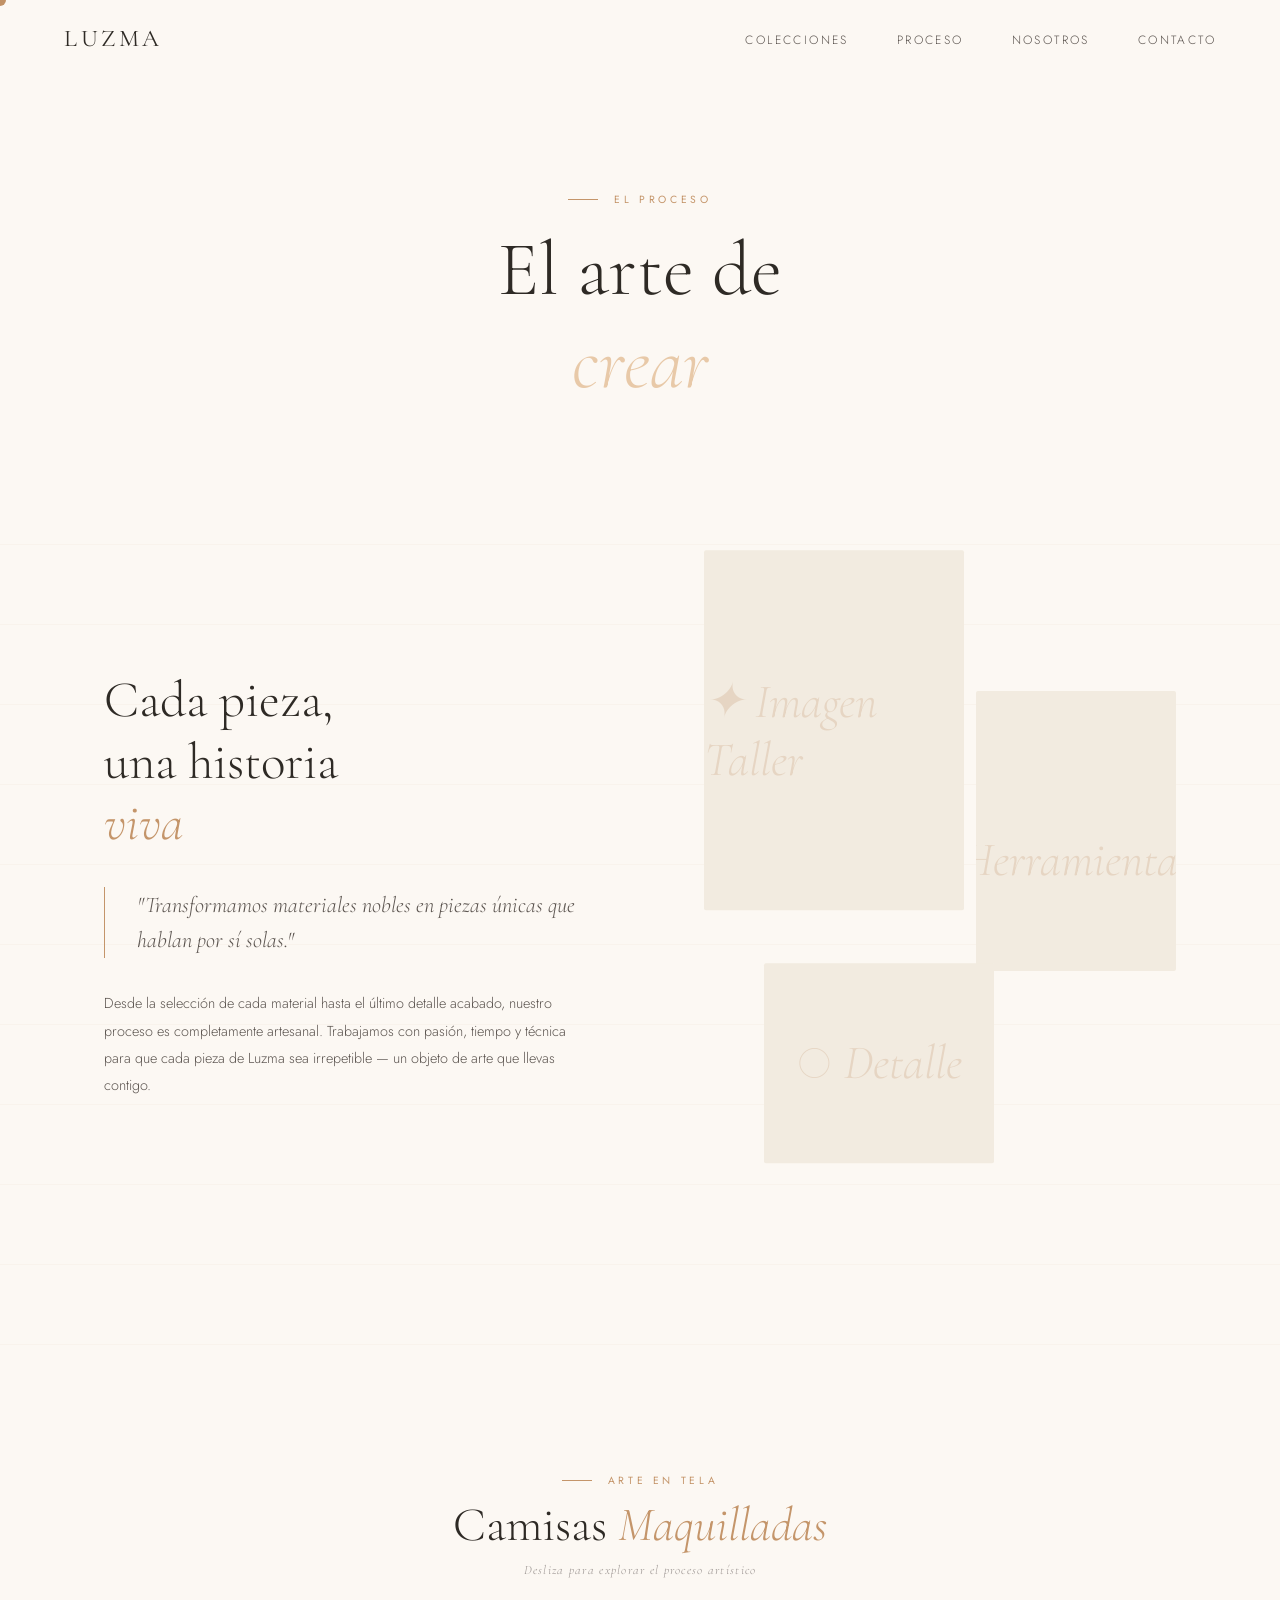
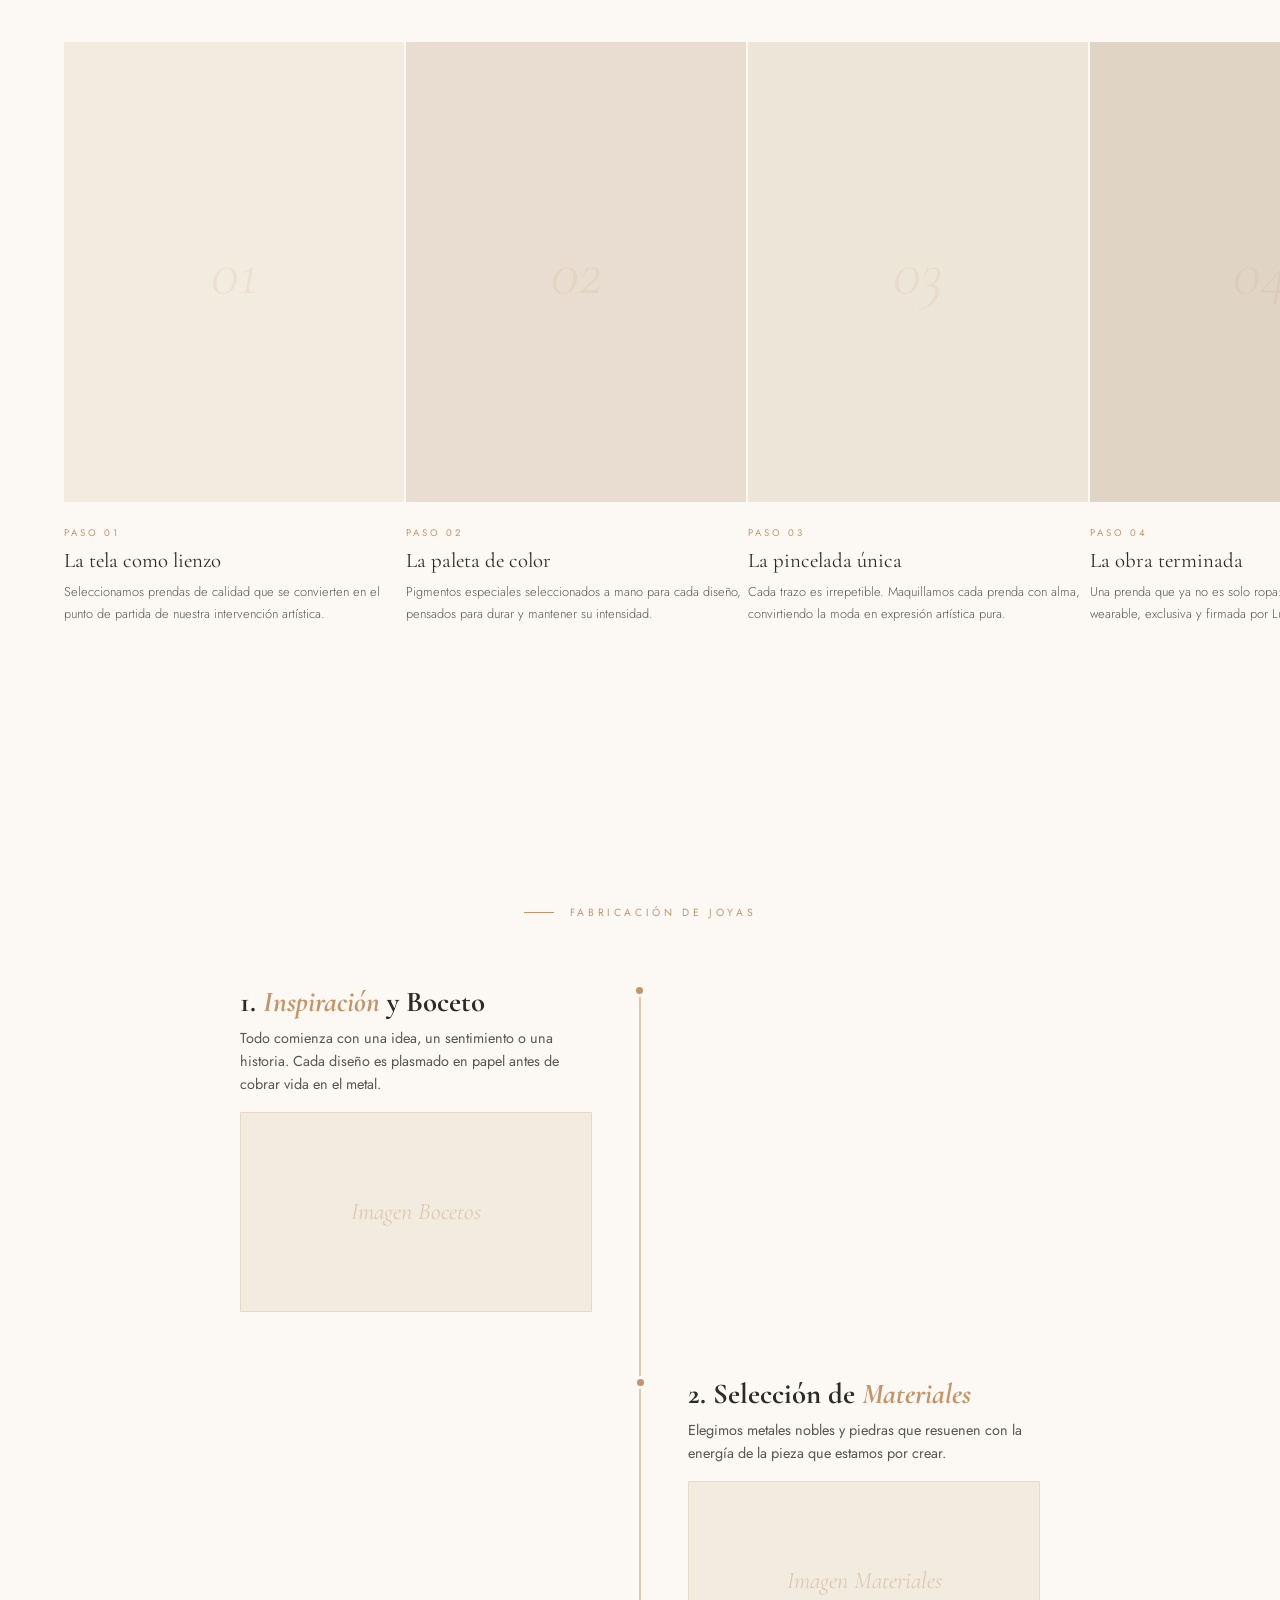
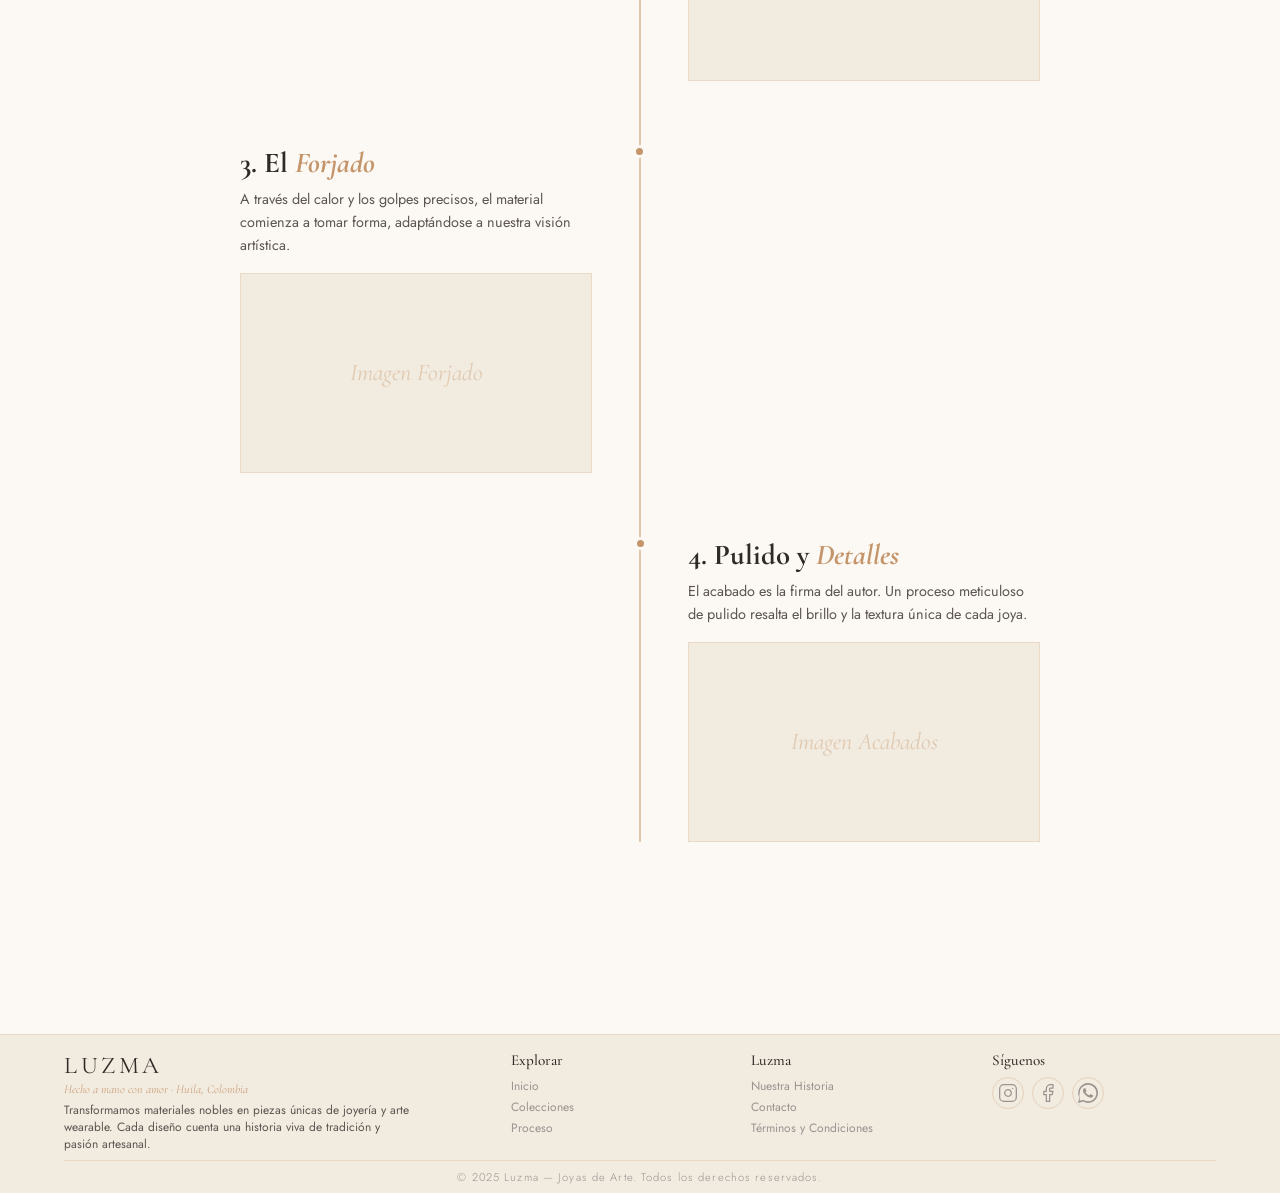
<file: proceso.html>
<!DOCTYPE html>
<html lang="es">
<head>
<meta charset="UTF-8">
<meta name="viewport" content="width=device-width, initial-scale=1.0">
<title>Proceso | Luzma</title>
<link href="https://fonts.googleapis.com/css2?family=Cormorant+Garamond:ital,wght@0,300;0,400;0,500;0,600;1,300;1,400&family=Jost:wght@200;300;400;500&display=swap" rel="stylesheet">
<link rel="stylesheet" href="style.css">
<style>
  .process-header {
    padding: 12rem 4rem 6rem;
    text-align: center;
    background: var(--cream);
    color: var(--graphite);
  }
  .process-title {
    font-family: 'Cormorant Garamond', serif;
    font-size: clamp(3rem, 6vw, 5rem);
    font-weight: 300;
    margin-bottom: 1rem;
    opacity: 0;
    animation: fadeUp 1s ease 0.2s forwards;
  }
  .process-title em { font-style: italic; color: var(--rose-gold-light); }
  
  .extra-process-content {
    background: var(--cream);
    padding: 8rem 4rem;
  }
  .timeline {
    max-width: 800px;
    margin: 0 auto;
    position: relative;
  }
  .timeline::before {
    content: '';
    position: absolute;
    top: 0; bottom: 0; left: 50%;
    width: 1px;
    background: var(--rose-gold);
    transform: translateX(-50%);
  }
  .timeline-item {
    margin-bottom: 4rem;
    position: relative;
    width: 50%;
    padding-right: 3rem;
  }
  .timeline-item:nth-child(even) {
    margin-left: 50%;
    padding-right: 0;
    padding-left: 3rem;
  }
  .timeline-dot {
    position: absolute;
    top: 0;
    right: -6px;
    width: 13px;
    height: 13px;
    border-radius: 50%;
    background: var(--rose-gold);
    border: 3px solid var(--cream);
  }
  .timeline-item:nth-child(even) .timeline-dot {
    right: auto;
    left: -6px;
  }
  .timeline-content h3 {
    font-family: 'Cormorant Garamond', serif;
    font-size: 1.8rem;
    color: var(--graphite);
    margin-bottom: 0.5rem;
  }
  .timeline-content h3 em { font-style: italic; color: var(--rose-gold); }
  .timeline-content p {
    font-size: 0.9rem;
    color: var(--graphite-mid);
    line-height: 1.6;
  }
  .timeline-image {
    width: 100%;
    height: 200px;
    background: var(--cream-dark);
    margin-top: 1rem;
    display: flex;
    align-items: center;
    justify-content: center;
    border: 0.5px solid rgba(196, 149, 106, 0.2);
  }
  .timeline-image-placeholder {
    font-family: 'Cormorant Garamond', serif;
    font-style: italic;
    color: rgba(196, 149, 106, 0.4);
    font-size: 1.5rem;
  }
  
  @media (max-width: 900px) {
    .timeline::before { left: 0; }
    .timeline-item { width: 100%; padding-left: 2rem !important; padding-right: 0; }
    .timeline-item:nth-child(even) { margin-left: 0; }
    .timeline-dot { left: -6px !important; }
  }
</style>
</head>
<body>

<!-- Custom Cursor -->
<div id="cursor"></div>

<!-- Navigation -->
<nav id="main-nav">
  <a href="index.html" class="nav-logo">Luzma</a>
  <ul class="nav-links">
    <li><a href="colecciones.html">Colecciones</a></li>
    <li><a href="proceso.html">Proceso</a></li>
    <li><a href="nosotros.html">Nosotros</a></li>
    <li><a href="contacto.html">Contacto</a></li>
  </ul>
  <button class="hamburger-btn" id="hamburger-btn" aria-label="Abrir menú">
    <span></span>
    <span></span>
    <span></span>
  </button>
</nav>

<!-- Mobile Menu Overlay -->
<div class="mobile-menu" id="mobile-menu">
  <a href="colecciones.html">Colecciones</a>
  <a href="proceso.html">Proceso</a>
  <a href="nosotros.html">Nosotros</a>
  <a href="contacto.html">Contacto</a>
</div>

<div class="process-header">
  <div class="section-label" style="justify-content:center; margin-bottom: 1rem; opacity:0; animation: fadeUp 1s ease forwards;">El Proceso</div>
  <h1 class="process-title">El arte de<br><em>crear</em></h1>
</div>

<!-- STORY / PARALLAX -->
<section class="story" id="proceso" style="padding-top: 4rem;">
  <div class="story-bg"></div>
  <div class="story-inner">
    <div class="story-text reveal">
      <h2 class="story-title">Cada pieza,<br>una historia<br><em>viva</em></h2>
      <blockquote class="story-quote">
        "Transformamos materiales nobles en piezas únicas que hablan por sí solas."
      </blockquote>
      <p class="story-body">
        Desde la selección de cada material hasta el último detalle acabado, nuestro proceso es completamente artesanal. Trabajamos con pasión, tiempo y técnica para que cada pieza de Luzma sea irrepetible — un objeto de arte que llevas contigo.
      </p>
    </div>
    <div class="story-visual" id="parallax-visual">
      <div class="story-panel">
        <span class="story-panel-placeholder">✦ Imagen Taller</span>
      </div>
      <div class="story-panel">
        <span class="story-panel-placeholder">◇ Herramientas</span>
      </div>
      <div class="story-panel">
        <span class="story-panel-placeholder">○ Detalle</span>
      </div>
    </div>
  </div>
</section>

<!-- HORIZONTAL SCROLL: CAMISAS -->
<section class="horizontal-section">
  <div class="horizontal-label reveal">
    <div class="section-label" style="justify-content:center; margin-bottom:0.5rem;">Arte en Tela</div>
    <h2 class="horizontal-title">Camisas <em>Maquilladas</em></h2>
    <p class="horizontal-sub">Desliza para explorar el proceso artístico</p>
  </div>
  <div style="overflow: hidden; padding: 0 4rem;">
    <div class="horizontal-track" id="h-track">
      <div class="h-card">
        <div class="h-card-visual">
          <div class="h-card-visual-inner"><span class="h-card-num">01</span></div>
          <div class="glint"></div>
        </div>
        <div class="h-card-info">
          <div class="h-card-step">Paso 01</div>
          <div class="h-card-name">La tela como lienzo</div>
          <p class="h-card-desc">Seleccionamos prendas de calidad que se convierten en el punto de partida de nuestra intervención artística.</p>
        </div>
      </div>
      <div class="h-card">
        <div class="h-card-visual" style="background:#E8DDD0;">
          <div class="h-card-visual-inner"><span class="h-card-num">02</span></div>
          <div class="glint"></div>
        </div>
        <div class="h-card-info">
          <div class="h-card-step">Paso 02</div>
          <div class="h-card-name">La paleta de color</div>
          <p class="h-card-desc">Pigmentos especiales seleccionados a mano para cada diseño, pensados para durar y mantener su intensidad.</p>
        </div>
      </div>
      <div class="h-card">
        <div class="h-card-visual" style="background:#EDE5D8;">
          <div class="h-card-visual-inner"><span class="h-card-num">03</span></div>
          <div class="glint"></div>
        </div>
        <div class="h-card-info">
          <div class="h-card-step">Paso 03</div>
          <div class="h-card-name">La pincelada única</div>
          <p class="h-card-desc">Cada trazo es irrepetible. Maquillamos cada prenda con alma, convirtiendo la moda en expresión artística pura.</p>
        </div>
      </div>
      <div class="h-card">
        <div class="h-card-visual" style="background:#E0D5C5;">
          <div class="h-card-visual-inner"><span class="h-card-num">04</span></div>
          <div class="glint"></div>
        </div>
        <div class="h-card-info">
          <div class="h-card-step">Paso 04</div>
          <div class="h-card-name">La obra terminada</div>
          <p class="h-card-desc">Una prenda que ya no es solo ropa: es una pieza de arte wearable, exclusiva y firmada por Luzma.</p>
        </div>
      </div>
    </div>
  </div>
</section>

<!-- NUEVO CONTENIDO: TIMELINE -->
<section class="extra-process-content">
  <div class="section-label" style="justify-content:center; margin-bottom:4rem;">Fabricación de Joyas</div>
  <div class="timeline">
    <div class="timeline-item reveal">
      <div class="timeline-dot"></div>
      <div class="timeline-content">
        <h3>1. <em>Inspiración</em> y Boceto</h3>
        <p>Todo comienza con una idea, un sentimiento o una historia. Cada diseño es plasmado en papel antes de cobrar vida en el metal.</p>
        <div class="timeline-image">
          <span class="timeline-image-placeholder">Imagen Bocetos</span>
        </div>
      </div>
    </div>
    <div class="timeline-item reveal">
      <div class="timeline-dot"></div>
      <div class="timeline-content">
        <h3>2. Selección de <em>Materiales</em></h3>
        <p>Elegimos metales nobles y piedras que resuenen con la energía de la pieza que estamos por crear.</p>
        <div class="timeline-image">
          <span class="timeline-image-placeholder">Imagen Materiales</span>
        </div>
      </div>
    </div>
    <div class="timeline-item reveal">
      <div class="timeline-dot"></div>
      <div class="timeline-content">
        <h3>3. El <em>Forjado</em></h3>
        <p>A través del calor y los golpes precisos, el material comienza a tomar forma, adaptándose a nuestra visión artística.</p>
        <div class="timeline-image">
          <span class="timeline-image-placeholder">Imagen Forjado</span>
        </div>
      </div>
    </div>
    <div class="timeline-item reveal">
      <div class="timeline-dot"></div>
      <div class="timeline-content">
        <h3>4. Pulido y <em>Detalles</em></h3>
        <p>El acabado es la firma del autor. Un proceso meticuloso de pulido resalta el brillo y la textura única de cada joya.</p>
        <div class="timeline-image">
          <span class="timeline-image-placeholder">Imagen Acabados</span>
        </div>
      </div>
    </div>
  </div>
</section>

<!-- FOOTER -->
<footer class="footer-professional">
  <div class="footer-top">
    <div class="footer-brand">
      <div class="footer-logo">Luzma</div>
      <div class="footer-tagline">Hecho a mano con amor · Huila, Colombia</div>
      <p class="footer-desc">Transformamos materiales nobles en piezas únicas de joyería y arte wearable. Cada diseño cuenta una historia viva de tradición y pasión artesanal.</p>
    </div>
    <div class="footer-links-group">
      <div class="footer-column">
        <h4>Explorar</h4>
        <a href="index.html">Inicio</a>
        <a href="colecciones.html">Colecciones</a>
        <a href="proceso.html">Proceso</a>
      </div>
      <div class="footer-column">
        <h4>Luzma</h4>
        <a href="nosotros.html">Nuestra Historia</a>
        <a href="contacto.html">Contacto</a>
        <a href="#">Términos y Condiciones</a>
      </div>
      <div class="footer-column">
        <h4>Síguenos</h4>
        <div class="social-icons">
          <a href="#" aria-label="Instagram">
            <svg viewBox="0 0 24 24" width="20" height="20" stroke="currentColor" stroke-width="1.5" fill="none" stroke-linecap="round" stroke-linejoin="round"><rect x="2" y="2" width="20" height="20" rx="5" ry="5"></rect><path d="M16 11.37A4 4 0 1 1 12.63 8 4 4 0 0 1 16 11.37z"></path><line x1="17.5" y1="6.5" x2="17.51" y2="6.5"></line></svg>
          </a>
          <a href="#" aria-label="Facebook">
            <svg viewBox="0 0 24 24" width="20" height="20" stroke="currentColor" stroke-width="1.5" fill="none" stroke-linecap="round" stroke-linejoin="round"><path d="M18 2h-3a5 5 0 0 0-5 5v3H7v4h3v8h4v-8h3l1-4h-4V7a1 1 0 0 1 1-1h3z"></path></svg>
          </a>
          <a href="#" aria-label="WhatsApp">
            <svg viewBox="0 0 24 24" width="20" height="20" fill="currentColor">
              <path d="M17.498 14.382c-.301-.15-1.767-.867-2.04-.966-.274-.101-.473-.15-.671.15-.197.295-.771.966-.944 1.162-.175.195-.349.21-.646.06-.297-.15-1.265-.462-2.406-1.485-.888-.798-1.484-1.781-1.658-2.081-.173-.301-.018-.465.13-.615.136-.135.301-.345.451-.523.146-.181.194-.301.292-.501.1-.203.05-.38-.025-.524-.075-.15-.671-1.62-.922-2.206-.24-.579-.481-.501-.66-.51l-.564-.01c-.198-.001-.522.074-.793.375-.275.301-1.045 1.02-1.045 2.49 0 1.476 1.069 2.895 1.219 3.091.15.195 2.105 3.195 5.1 4.485.714.305 1.272.487 1.704.629.714.227 1.365.195 1.881.121.574-.082 1.767-.721 2.016-1.426.248-.705.248-1.305.173-1.426-.074-.121-.274-.195-.576-.345z"></path>
              <path d="M20.52 3.449A11.964 11.964 0 0012 .002 12.001 12.001 0 001.704 17.81L.002 24l6.34-1.658A11.986 11.986 0 0012 23.996h.005c6.618 0 12-5.385 12-12.004a11.95 11.95 0 00-3.485-8.543zM12 21.996c-1.921 0-3.816-.516-5.46-1.493l-.391-.233-4.053 1.06.108-3.951-.254-.4A9.972 9.972 0 012.005 12c0-5.514 4.486-10 10.005-10 5.513 0 10 4.486 10 10s-4.487 10-10.01 10z"></path>
            </svg>
          </a>
        </div>
      </div>
    </div>
  </div>
  <div class="footer-bottom">
    <div class="footer-made">© 2025 Luzma — Joyas de Arte. Todos los derechos reservados.</div>
  </div>
</footer>

<script src="main.js"></script>
</body>
</html>
</file>
<file: style.css>
*, *::before, *::after { box-sizing: border-box; margin: 0; padding: 0; }

  :root {
    --cream: #FCF8F3;
    --cream-dark: #F2EBE0;
    --rose-gold: #C4956A;
    --rose-gold-light: #E8C9A8;
    --rose-gold-deep: #A0724A;
    --bronze: #8B6049;
    --graphite: #2E2A25;
    --graphite-mid: #5C5550;
    --graphite-light: #9A9390;
    --white: #FEFCFA;
    --gold-shimmer: #D4A96A;
  }

  html { scroll-behavior: smooth; }

  body {
    font-family: 'Jost', sans-serif;
    background: var(--cream);
    color: var(--graphite);
    cursor: none;
    overflow-x: hidden;
  }

  /* CUSTOM CURSOR */
  #cursor {
    position: fixed;
    width: 12px;
    height: 12px;
    border-radius: 50%;
    background: var(--rose-gold);
    pointer-events: none;
    z-index: 9999;
    transform: translate(-50%, -50%);
    transition: width 0.3s, height 0.3s, background 0.3s, border-radius 0.3s;
    mix-blend-mode: multiply;
  }
  #cursor.hover {
    width: 32px;
    height: 32px;
    background: transparent;
    border: 1px solid var(--rose-gold);
    border-radius: 50%;
  }
  #cursor.gem {
    width: 20px;
    height: 20px;
    background: var(--gold-shimmer);
    border-radius: 30% 70% 70% 30% / 30% 30% 70% 70%;
  }

  /* NAV */
  nav {
    position: fixed;
    top: 0;
    width: 100%;
    z-index: 1001;
    padding: 1.5rem 4rem;
    display: flex;
    justify-content: space-between;
    align-items: center;
    transition: background 0.5s, backdrop-filter 0.5s, padding 0.3s;
  }
  nav.scrolled {
    background: rgba(252, 248, 243, 0.85);
    backdrop-filter: blur(20px);
    -webkit-backdrop-filter: blur(20px);
    padding: 1rem 4rem;
    border-bottom: 0.5px solid rgba(196, 149, 106, 0.2);
  }
  .nav-logo {
    font-family: 'Cormorant Garamond', serif;
    font-size: 1.5rem;
    font-weight: 400;
    letter-spacing: 0.15em;
    color: var(--graphite);
    text-decoration: none;
    text-transform: uppercase;
  }
  .nav-links {
    display: flex;
    gap: 3rem;
    list-style: none;
  }
  .nav-links a {
    font-family: 'Jost', sans-serif;
    font-weight: 300;
    font-size: 0.75rem;
    letter-spacing: 0.2em;
    text-transform: uppercase;
    color: var(--graphite-mid);
    text-decoration: none;
    transition: color 0.3s;
  }
  .nav-links a:hover { color: var(--rose-gold); }

  /* HERO */
  .hero {
    min-height: 100vh;
    display: flex;
    flex-direction: column;
    align-items: center;
    justify-content: center;
    text-align: center;
    position: relative;
    overflow: hidden;
    padding: 8rem 2rem 6rem;
  }

  .hero-bg-pattern {
    position: absolute;
    inset: 0;
    opacity: 0.04;
    background-image: 
      repeating-linear-gradient(45deg, var(--rose-gold) 0px, var(--rose-gold) 1px, transparent 1px, transparent 60px),
      repeating-linear-gradient(-45deg, var(--rose-gold) 0px, var(--rose-gold) 1px, transparent 1px, transparent 60px);
  }

  .hero-gem-deco {
    position: absolute;
    width: 600px;
    height: 600px;
    border-radius: 50%;
    border: 0.5px solid rgba(196, 149, 106, 0.15);
    top: 50%;
    left: 50%;
    transform: translate(-50%, -50%);
    animation: pulse-ring 6s ease-in-out infinite;
  }
  .hero-gem-deco::after {
    content: '';
    position: absolute;
    inset: 40px;
    border-radius: 50%;
    border: 0.5px solid rgba(196, 149, 106, 0.1);
  }
  @keyframes pulse-ring {
    0%, 100% { transform: translate(-50%, -50%) scale(1); opacity: 0.6; }
    50% { transform: translate(-50%, -50%) scale(1.03); opacity: 1; }
  }

  .hero-eyebrow {
    font-size: 0.65rem;
    letter-spacing: 0.4em;
    text-transform: uppercase;
    color: var(--rose-gold);
    font-weight: 400;
    margin-bottom: 2rem;
    opacity: 0;
    animation: fadeUp 1s ease 0.3s forwards;
  }

  .hero-title {
    font-family: 'Cormorant Garamond', serif;
    font-size: clamp(5rem, 12vw, 10rem);
    font-weight: 300;
    line-height: 0.9;
    letter-spacing: -0.02em;
    color: var(--graphite);
    margin-bottom: 2rem;
    position: relative;
    z-index: 1;
    opacity: 0;
    animation: fadeUp 1.2s ease 0.5s forwards;
  }
  .hero-title em {
    font-style: italic;
    color: var(--rose-gold);
    font-weight: 300;
  }

  .hero-divider {
    display: flex;
    align-items: center;
    gap: 1.5rem;
    margin: 2rem auto;
    opacity: 0;
    animation: fadeUp 1s ease 0.8s forwards;
  }
  .hero-divider::before, .hero-divider::after {
    content: '';
    width: 80px;
    height: 0.5px;
    background: linear-gradient(90deg, transparent, var(--rose-gold));
  }
  .hero-divider::after {
    background: linear-gradient(270deg, transparent, var(--rose-gold));
  }
  .gem-icon {
    width: 18px;
    height: 18px;
    color: var(--gold-shimmer);
  }

  .hero-tagline {
    font-family: 'Cormorant Garamond', serif;
    font-size: clamp(1.2rem, 2.5vw, 1.8rem);
    font-weight: 300;
    font-style: italic;
    color: var(--graphite-mid);
    letter-spacing: 0.05em;
    opacity: 0;
    animation: fadeUp 1s ease 1s forwards;
  }

  /* TYPEWRITER */
  .typewriter-wrap {
    overflow: hidden;
    white-space: nowrap;
    display: inline-block;
    border-right: 1px solid var(--rose-gold);
    animation: blink-caret 0.8s step-end infinite;
  }
  @keyframes blink-caret {
    from, to { border-color: var(--rose-gold); }
    50% { border-color: transparent; }
  }

  .hero-scroll {
    position: absolute;
    bottom: 3rem;
    left: 50%;
    transform: translateX(-50%);
    display: flex;
    flex-direction: column;
    align-items: center;
    gap: 0.5rem;
    opacity: 0;
    animation: fadeIn 1s ease 2s forwards;
  }
  .hero-scroll span {
    font-size: 0.6rem;
    letter-spacing: 0.3em;
    text-transform: uppercase;
    color: var(--graphite-light);
  }
  .scroll-line {
    width: 0.5px;
    height: 50px;
    background: linear-gradient(to bottom, var(--rose-gold), transparent);
    animation: scroll-drop 2s ease-in-out infinite;
  }
  @keyframes scroll-drop {
    0% { transform: scaleY(0); transform-origin: top; }
    50% { transform: scaleY(1); transform-origin: top; }
    51% { transform: scaleY(1); transform-origin: bottom; }
    100% { transform: scaleY(0); transform-origin: bottom; }
  }

  /* ABOUT */
  .about {
    display: grid;
    grid-template-columns: 1fr 1fr;
    gap: 0;
    max-width: 1200px;
    margin: 8rem auto;
    padding: 0 4rem;
    align-items: center;
  }
  .about-text {
    padding-right: 5rem;
  }
  .section-label {
    font-size: 0.65rem;
    letter-spacing: 0.35em;
    text-transform: uppercase;
    color: var(--rose-gold);
    font-weight: 400;
    margin-bottom: 1.5rem;
    display: flex;
    align-items: center;
    gap: 1rem;
  }
  .section-label::before {
    content: '';
    width: 30px;
    height: 0.5px;
    background: var(--rose-gold);
  }
  .about-title {
    font-family: 'Cormorant Garamond', serif;
    font-size: clamp(2.5rem, 4vw, 3.5rem);
    font-weight: 400;
    line-height: 1.15;
    color: var(--graphite);
    margin-bottom: 2rem;
  }
  .about-title em { font-style: italic; color: var(--rose-gold); }
  .about-body {
    font-size: 0.95rem;
    font-weight: 300;
    line-height: 1.9;
    color: var(--graphite-mid);
    margin-bottom: 2.5rem;
  }
  .about-visual {
    position: relative;
    height: 500px;
  }
  .about-frame {
    position: absolute;
    inset: 0;
    border: 0.5px solid rgba(196, 149, 106, 0.3);
    border-radius: 2px;
  }
  .about-frame-inner {
    position: absolute;
    inset: 20px;
    background: var(--cream-dark);
    border-radius: 2px;
    display: flex;
    align-items: center;
    justify-content: center;
    overflow: hidden;
  }
  .about-placeholder {
    font-family: 'Cormorant Garamond', serif;
    font-size: 5rem;
    font-weight: 300;
    color: rgba(196, 149, 106, 0.25);
    font-style: italic;
    letter-spacing: -0.02em;
    user-select: none;
  }
  .about-corner {
    position: absolute;
    width: 20px;
    height: 20px;
    border-color: var(--rose-gold);
    border-style: solid;
    opacity: 0.6;
  }
  .about-corner.tl { top: 0; left: 0; border-width: 1px 0 0 1px; }
  .about-corner.tr { top: 0; right: 0; border-width: 1px 1px 0 0; }
  .about-corner.bl { bottom: 0; left: 0; border-width: 0 0 1px 1px; }
  .about-corner.br { bottom: 0; right: 0; border-width: 0 1px 1px 0; }

  /* CTA BUTTON */
  .btn-luxury {
    display: inline-flex;
    align-items: center;
    gap: 1rem;
    font-family: 'Jost', sans-serif;
    font-size: 0.7rem;
    letter-spacing: 0.25em;
    text-transform: uppercase;
    font-weight: 400;
    color: var(--graphite);
    text-decoration: none;
    border-bottom: 0.5px solid var(--rose-gold);
    padding-bottom: 0.5rem;
    transition: color 0.3s, gap 0.3s;
    cursor: none;
  }
  .btn-luxury:hover { color: var(--rose-gold); gap: 1.5rem; }
  .btn-luxury .arrow { font-size: 1rem; }

  /* COLLECTIONS */
  .collections {
    padding: 6rem 4rem;
    max-width: 1400px;
    margin: 0 auto;
  }
  .collections-header {
    text-align: center;
    margin-bottom: 5rem;
  }
  .collections-title {
    font-family: 'Cormorant Garamond', serif;
    font-size: clamp(2.5rem, 5vw, 4rem);
    font-weight: 300;
    color: var(--graphite);
  }
  .collections-title em { font-style: italic; color: var(--rose-gold); }

  .collections-grid {
    display: grid;
    grid-template-columns: repeat(3, 1fr);
    gap: 2px;
  }

  .collection-card {
    position: relative;
    overflow: hidden;
    cursor: none;
  }
  .collection-visual {
    height: 520px;
    background: var(--cream-dark);
    position: relative;
    overflow: hidden;
    transition: transform 0.8s cubic-bezier(0.25, 0.46, 0.45, 0.94);
  }
  .collection-card:hover .collection-visual { transform: scale(1.03); }

  .collection-visual-inner {
    position: absolute;
    inset: 0;
    display: flex;
    align-items: center;
    justify-content: center;
    flex-direction: column;
    gap: 1rem;
  }
  .collection-num {
    font-family: 'Cormorant Garamond', serif;
    font-size: 5rem;
    font-weight: 300;
    font-style: italic;
    color: rgba(196, 149, 106, 0.15);
    line-height: 1;
    user-select: none;
  }

  /* GLINT EFFECT */
  .glint {
    position: absolute;
    inset: 0;
    background: linear-gradient(105deg, transparent 40%, rgba(255,255,255,0.3) 50%, transparent 60%);
    transform: translateX(-100%);
    pointer-events: none;
  }
  .collection-card:nth-child(1) .glint { animation: glint 5s ease 1s infinite; }
  .collection-card:nth-child(2) .glint { animation: glint 5s ease 2.5s infinite; }
  .collection-card:nth-child(3) .glint { animation: glint 5s ease 4s infinite; }
  @keyframes glint {
    0% { transform: translateX(-100%); opacity: 0; }
    15% { opacity: 1; }
    30% { transform: translateX(200%); opacity: 0; }
    100% { transform: translateX(200%); opacity: 0; }
  }

  /* MASK REVEAL on load */
  .mask-cover {
    position: absolute;
    inset: 0;
    background: var(--cream);
    z-index: 2;
    transform-origin: right;
    animation: mask-reveal 1.2s cubic-bezier(0.77, 0, 0.175, 1) forwards;
  }
  .collection-card:nth-child(1) .mask-cover { animation-delay: 0.4s; }
  .collection-card:nth-child(2) .mask-cover { animation-delay: 0.7s; }
  .collection-card:nth-child(3) .mask-cover { animation-delay: 1s; }
  @keyframes mask-reveal {
    0% { transform: scaleX(1); }
    100% { transform: scaleX(0); }
  }

  .collection-info {
    padding: 2rem 0 1rem;
    position: relative;
    z-index: 1;
  }
  .collection-tag {
    font-size: 0.6rem;
    letter-spacing: 0.3em;
    text-transform: uppercase;
    color: var(--rose-gold);
    font-weight: 400;
    margin-bottom: 0.75rem;
  }
  .collection-name {
    font-family: 'Cormorant Garamond', serif;
    font-size: 1.8rem;
    font-weight: 400;
    color: var(--graphite);
    margin-bottom: 0.75rem;
    line-height: 1.2;
  }
  .collection-name em { font-style: italic; }
  .collection-desc {
    font-size: 0.85rem;
    font-weight: 300;
    line-height: 1.7;
    color: var(--graphite-mid);
    margin-bottom: 1.5rem;
    max-width: 280px;
  }

  .card-separator {
    width: 100%;
    height: 0.5px;
    background: linear-gradient(to right, var(--rose-gold-light), transparent);
    margin-bottom: 1.5rem;
  }

  /* PARALLAX STORY */
  .story {
    padding: 10rem 0;
    overflow: hidden;
    position: relative;
    background: var(--cream);
    color: var(--graphite);
  }
  .story-bg {
    position: absolute;
    inset: 0;
    opacity: 0.05;
    background-image: 
      repeating-linear-gradient(0deg, var(--rose-gold) 0px, var(--rose-gold) 1px, transparent 1px, transparent 80px);
  }
  .story-inner {
    max-width: 1200px;
    margin: 0 auto;
    padding: 0 4rem;
    display: grid;
    grid-template-columns: 1fr 1fr;
    gap: 8rem;
    align-items: center;
  }
  .story-title {
    font-family: 'Cormorant Garamond', serif;
    font-size: clamp(2.5rem, 4vw, 3.5rem);
    font-weight: 300;
    line-height: 1.2;
    color: var(--graphite);
    margin-bottom: 2rem;
  }
  .story-title em { font-style: italic; color: var(--rose-gold); }
  .story-quote {
    font-family: 'Cormorant Garamond', serif;
    font-size: 1.4rem;
    font-style: italic;
    font-weight: 300;
    color: var(--graphite-mid);
    line-height: 1.6;
    border-left: 1px solid var(--rose-gold);
    padding-left: 2rem;
    margin: 2rem 0;
  }
  .story-body {
    font-size: 0.9rem;
    font-weight: 300;
    line-height: 1.9;
    color: var(--graphite-mid);
  }

  .story-visual {
    position: relative;
    height: 600px;
  }
  .story-panel {
    position: absolute;
    background: var(--cream-dark);
    border-radius: 2px;
    display: flex;
    align-items: center;
    justify-content: center;
    overflow: hidden;
  }
  .story-panel-placeholder {
    font-family: 'Cormorant Garamond', serif;
    font-size: 3rem;
    font-weight: 300;
    font-style: italic;
    color: rgba(196, 149, 106, 0.25);
    user-select: none;
  }
  .story-panel:nth-child(1) {
    width: 260px; height: 360px;
    top: 0; left: 0;
    transform: translateY(var(--py1, 0px));
    transition: transform 0.1s linear;
  }
  .story-panel:nth-child(2) {
    width: 200px; height: 280px;
    top: 80px; right: 0;
    transform: translateY(var(--py2, 0px));
    transition: transform 0.1s linear;
  }
  .story-panel:nth-child(3) {
    width: 230px; height: 200px;
    bottom: 0; left: 60px;
    transform: translateY(var(--py3, 0px));
    transition: transform 0.1s linear;
  }

  /* HORIZONTAL SCROLL SECTION */
  .horizontal-section {
    padding: 8rem 0;
    overflow: hidden;
    position: relative;
  }
  .horizontal-label {
    text-align: center;
    margin-bottom: 4rem;
    padding: 0 4rem;
  }
  .horizontal-title {
    font-family: 'Cormorant Garamond', serif;
    font-size: clamp(2rem, 4vw, 3rem);
    font-weight: 300;
    color: var(--graphite);
    margin-bottom: 0.5rem;
  }
  .horizontal-title em { font-style: italic; color: var(--rose-gold); }
  .horizontal-sub {
    font-size: 0.8rem;
    font-weight: 300;
    letter-spacing: 0.1em;
    color: var(--graphite-light);
    font-style: italic;
    font-family: 'Cormorant Garamond', serif;
  }

  .horizontal-track {
    display: flex;
    gap: 2px;
    width: max-content;
    transform: translateX(0);
    transition: transform 0.3s linear;
  }
  .h-card {
    width: 340px;
    flex-shrink: 0;
  }
  .h-card-visual {
    height: 460px;
    background: var(--cream-dark);
    position: relative;
    overflow: hidden;
  }
  .h-card-visual-inner {
    position: absolute;
    inset: 0;
    display: flex;
    align-items: center;
    justify-content: center;
  }
  .h-card-num {
    font-family: 'Cormorant Garamond', serif;
    font-size: 4rem;
    font-weight: 300;
    font-style: italic;
    color: rgba(196, 149, 106, 0.12);
    user-select: none;
  }
  .h-card-info {
    padding: 1.5rem 0;
  }
  .h-card-step {
    font-size: 0.6rem;
    letter-spacing: 0.3em;
    text-transform: uppercase;
    color: var(--rose-gold);
    margin-bottom: 0.5rem;
  }
  .h-card-name {
    font-family: 'Cormorant Garamond', serif;
    font-size: 1.3rem;
    font-weight: 400;
    color: var(--graphite);
    margin-bottom: 0.5rem;
  }
  .h-card-desc {
    font-size: 0.8rem;
    font-weight: 300;
    color: var(--graphite-mid);
    line-height: 1.7;
  }

  /* TESTIMONIAL/QUOTE BAND */
  .quote-band {
    padding: 8rem 4rem;
    text-align: center;
    max-width: 900px;
    margin: 0 auto;
    position: relative;
  }
  .quote-band::before {
    content: '"';
    position: absolute;
    top: 4rem;
    left: 50%;
    transform: translateX(-50%);
    font-family: 'Cormorant Garamond', serif;
    font-size: 12rem;
    line-height: 1;
    color: rgba(196, 149, 106, 0.08);
    pointer-events: none;
    z-index: 0;
  }
  .quote-text {
    font-family: 'Cormorant Garamond', serif;
    font-size: clamp(1.8rem, 3vw, 2.5rem);
    font-weight: 300;
    font-style: italic;
    line-height: 1.5;
    color: var(--graphite);
    position: relative;
    z-index: 1;
    margin-bottom: 2rem;
  }
  .quote-attr {
    font-size: 0.7rem;
    letter-spacing: 0.25em;
    text-transform: uppercase;
    color: var(--rose-gold);
    font-weight: 400;
  }

  /* CONTACT CTA */
  .contact-section {
    background: var(--cream-dark);
    padding: 8rem 4rem;
    text-align: center;
    position: relative;
    overflow: hidden;
  }
  .contact-title {
    font-family: 'Cormorant Garamond', serif;
    font-size: clamp(2.5rem, 5vw, 4rem);
    font-weight: 300;
    color: var(--graphite);
    margin-bottom: 1.5rem;
  }
  .contact-title em { font-style: italic; color: var(--rose-gold); }
  .contact-sub {
    font-size: 0.9rem;
    font-weight: 300;
    color: var(--graphite-mid);
    line-height: 1.8;
    margin-bottom: 3rem;
    max-width: 500px;
    margin-left: auto;
    margin-right: auto;
  }
  .contact-buttons {
    display: flex;
    gap: 3rem;
    justify-content: center;
    align-items: center;
  }
  .btn-filled {
    display: inline-flex;
    align-items: center;
    gap: 0.75rem;
    background: var(--graphite);
    color: var(--cream);
    font-family: 'Jost', sans-serif;
    font-size: 0.7rem;
    letter-spacing: 0.25em;
    text-transform: uppercase;
    font-weight: 400;
    padding: 1rem 2.5rem;
    text-decoration: none;
    transition: background 0.3s, transform 0.2s;
    cursor: none;
  }
  .btn-filled:hover { background: var(--rose-gold-deep); transform: translateY(-2px); }

  /* PROFESSIONAL FOOTER */
  .footer-professional {
    background: var(--cream-dark);
    padding: 1rem 4rem 0.5rem;
    border-top: 0.5px solid rgba(196, 149, 106, 0.2);
  }
  .footer-top {
    display: grid;
    grid-template-columns: 1.2fr 2fr;
    gap: 1.5rem;
    margin-bottom: 0.5rem;
    max-width: 1200px;
    margin-left: auto;
    margin-right: auto;
  }
  .footer-brand .footer-logo {
    font-family: 'Cormorant Garamond', serif;
    font-size: 1.5rem;
    font-weight: 400;
    letter-spacing: 0.15em;
    text-transform: uppercase;
    color: var(--graphite);
    margin-bottom: 0.1rem;
  }
  .footer-brand .footer-tagline {
    font-size: 0.75rem;
    font-weight: 300;
    font-style: italic;
    font-family: 'Cormorant Garamond', serif;
    color: var(--rose-gold);
    margin-bottom: 0.4rem;
  }
  .footer-desc {
    font-size: 0.75rem;
    color: var(--graphite-mid);
    line-height: 1.4;
    max-width: 350px;
  }
  .footer-links-group {
    display: grid;
    grid-template-columns: repeat(3, 1fr);
    gap: 1rem;
  }
  .footer-column h4 {
    font-family: 'Cormorant Garamond', serif;
    font-size: 0.95rem;
    color: var(--graphite);
    margin-bottom: 0.5rem;
    font-weight: 500;
  }
  .footer-column a {
    display: block;
    font-size: 0.75rem;
    color: var(--graphite-light);
    text-decoration: none;
    margin-bottom: 0.2rem;
    transition: color 0.3s;
  }
  .footer-column a:hover {
    color: var(--rose-gold);
  }
  .social-icons {
    display: flex;
    gap: 0.5rem;
  }
  .social-icons a {
    display: inline-flex;
    align-items: center;
    justify-content: center;
    width: 32px;
    height: 32px;
    border: 0.5px solid rgba(196, 149, 106, 0.3);
    border-radius: 50%;
    color: var(--graphite-light);
    transition: all 0.3s ease;
  }
  .social-icons a:hover {
    background: var(--rose-gold);
    color: var(--cream);
    border-color: var(--rose-gold);
  }
  .footer-bottom {
    max-width: 1200px;
    margin: 0 auto;
    padding-top: 0.5rem;
    border-top: 0.5px solid rgba(196, 149, 106, 0.2);
    display: flex;
    justify-content: center;
    text-align: center;
  }
  .footer-bottom .footer-made {
    font-size: 0.7rem;
    letter-spacing: 0.1em;
    color: var(--graphite-light);
    font-weight: 300;
  }

  /* SCROLL REVEAL */
  .reveal {
    opacity: 0;
    transform: translateY(40px);
    transition: opacity 0.8s ease, transform 0.8s ease;
  }
  .reveal.visible {
    opacity: 1;
    transform: translateY(0);
  }
  .reveal-delay-1 { transition-delay: 0.1s; }
  .reveal-delay-2 { transition-delay: 0.2s; }
  .reveal-delay-3 { transition-delay: 0.3s; }

  @keyframes fadeUp {
    from { opacity: 0; transform: translateY(30px); }
    to { opacity: 1; transform: translateY(0); }
  }
  @keyframes fadeIn {
    from { opacity: 0; }
    to { opacity: 1; }
  }

  /* LOCATION BADGE */
  .origin-badge {
    display: inline-flex;
    align-items: center;
    gap: 0.5rem;
    border: 0.5px solid rgba(196, 149, 106, 0.4);
    padding: 0.4rem 1rem;
    font-size: 0.65rem;
    letter-spacing: 0.2em;
    text-transform: uppercase;
    color: var(--rose-gold);
    font-weight: 400;
    margin-bottom: 3rem;
    opacity: 0;
    animation: fadeUp 1s ease 1.4s forwards;
  }
  .origin-dot {
    width: 4px; height: 4px;
    border-radius: 50%;
    background: var(--rose-gold);
  }

  /* STATS ROW */
  .stats-row {
    display: flex;
    gap: 4rem;
    padding: 5rem 0;
    border-top: 0.5px solid rgba(196, 149, 106, 0.2);
    border-bottom: 0.5px solid rgba(196, 149, 106, 0.2);
    margin: 4rem 0;
  }
  .stat-item { text-align: center; flex: 1; }
  .stat-num {
    font-family: 'Cormorant Garamond', serif;
    font-size: 3rem;
    font-weight: 300;
    color: var(--rose-gold);
    display: block;
    line-height: 1;
    margin-bottom: 0.5rem;
  }
  .stat-label {
    font-size: 0.65rem;
    letter-spacing: 0.2em;
    text-transform: uppercase;
    color: var(--graphite-light);
    font-weight: 300;
  }

  @media (max-width: 900px) {
    nav { padding: 1.5rem 2rem; }
    nav.scrolled { padding: 1rem 2rem; }
    .nav-links { display: none; }
    .about { grid-template-columns: 1fr; padding: 0 2rem; gap: 3rem; }
    .about-text { padding-right: 0; }
    .collections-grid { grid-template-columns: 1fr; }
    .story-inner { grid-template-columns: 1fr; gap: 3rem; padding: 0 2rem; }
    .story-visual { height: 300px; }
    .horizontal-label { padding: 0 2rem; }
    .collections { padding: 4rem 2rem; }
    footer { flex-direction: column; gap: 1rem; text-align: center; padding: 2rem; }
    .contact-section { padding: 5rem 2rem; }
    .contact-buttons { flex-direction: column; }
    .stats-row { flex-wrap: wrap; gap: 2rem; }
    
    /* Footer responsive */
    .footer-professional { padding: 1rem 1rem 0.5rem; }
    .footer-top { grid-template-columns: 1fr; gap: 0.5rem; text-align: center; margin-bottom: 0.2rem; }
    .footer-brand .footer-logo { margin-bottom: 0; }
    .footer-brand .footer-tagline { margin-bottom: 0.2rem; }
    .footer-desc { margin: 0 auto; max-width: 100%; font-size: 0.7rem; line-height: 1.3; margin-bottom: 0.5rem; }
    .footer-links-group { grid-template-columns: 1fr 1fr; gap: 0.5rem; }
    .footer-links-group .footer-column:nth-child(3) { grid-column: span 2; margin-top: 0; }
    .footer-column h4 { margin-bottom: 0.3rem; font-size: 0.9rem; }
    .footer-column a { margin-bottom: 0.2rem; font-size: 0.7rem; }
    .social-icons { justify-content: center; }
    
    /* Native horizontal scroll for mobile */
    .horizontal-section > div {
      padding: 0 !important; /* Remove horizontal padding to allow full-width scroll container */
    }
    .horizontal-track {
      width: 100vw !important;
      overflow-x: auto !important;
      scroll-snap-type: x mandatory;
      padding: 0 1.5rem 2rem 1.5rem !important; /* Add padding inside the track for margins */
      transform: none !important; /* Disable JS translation */
      gap: 1rem;
      -webkit-overflow-scrolling: touch;
      display: flex;
      flex-wrap: nowrap;
    }
    .h-card {
      scroll-snap-align: center;
      width: 80vw !important; /* Show a bit of the next card */
      flex-shrink: 0 !important;
    }
  }

  /* HAMBURGER MENU */
  .hamburger-btn { display: none; flex-direction: column; gap: 6px; background: transparent; border: none; cursor: pointer; z-index: 1001; }
  .hamburger-btn span { display: block; width: 30px; height: 1px; background: var(--graphite); transition: transform 0.3s, opacity 0.3s; }
  .hamburger-btn.active span:nth-child(1) { transform: translateY(7px) rotate(45deg); }
  .hamburger-btn.active span:nth-child(2) { opacity: 0; }
  .hamburger-btn.active span:nth-child(3) { transform: translateY(-7px) rotate(-45deg); }

  .mobile-menu { position: fixed; top: 0; left: 0; width: 100%; height: 100vh; background: var(--cream); z-index: 1000; display: flex; flex-direction: column; justify-content: center; align-items: center; gap: 3rem; transform: translateY(-100%); transition: transform 0.6s cubic-bezier(0.77, 0, 0.175, 1); }
  .mobile-menu.active { transform: translateY(0); }
  .mobile-menu a { font-family: 'Cormorant Garamond', serif; font-size: 3rem; font-weight: 300; font-style: italic; color: var(--graphite); text-decoration: none; opacity: 0; transform: translateY(20px); transition: opacity 0.4s, transform 0.4s, color 0.3s; }
  .mobile-menu.active a { opacity: 1; transform: translateY(0); }
  .mobile-menu.active a:nth-child(1) { transition-delay: 0.3s; }
  .mobile-menu.active a:nth-child(2) { transition-delay: 0.4s; }
  .mobile-menu.active a:nth-child(3) { transition-delay: 0.5s; }
  .mobile-menu.active a:nth-child(4) { transition-delay: 0.6s; }
  .mobile-menu a:hover { color: var(--rose-gold); }

  body.menu-open { overflow: hidden; }
  body.menu-open nav { background: transparent !important; backdrop-filter: none !important; border-bottom: none !important; }

  @media (max-width: 900px) {
    .hamburger-btn { display: flex; }
    .nav-links { display: none; }
  }
</file>
